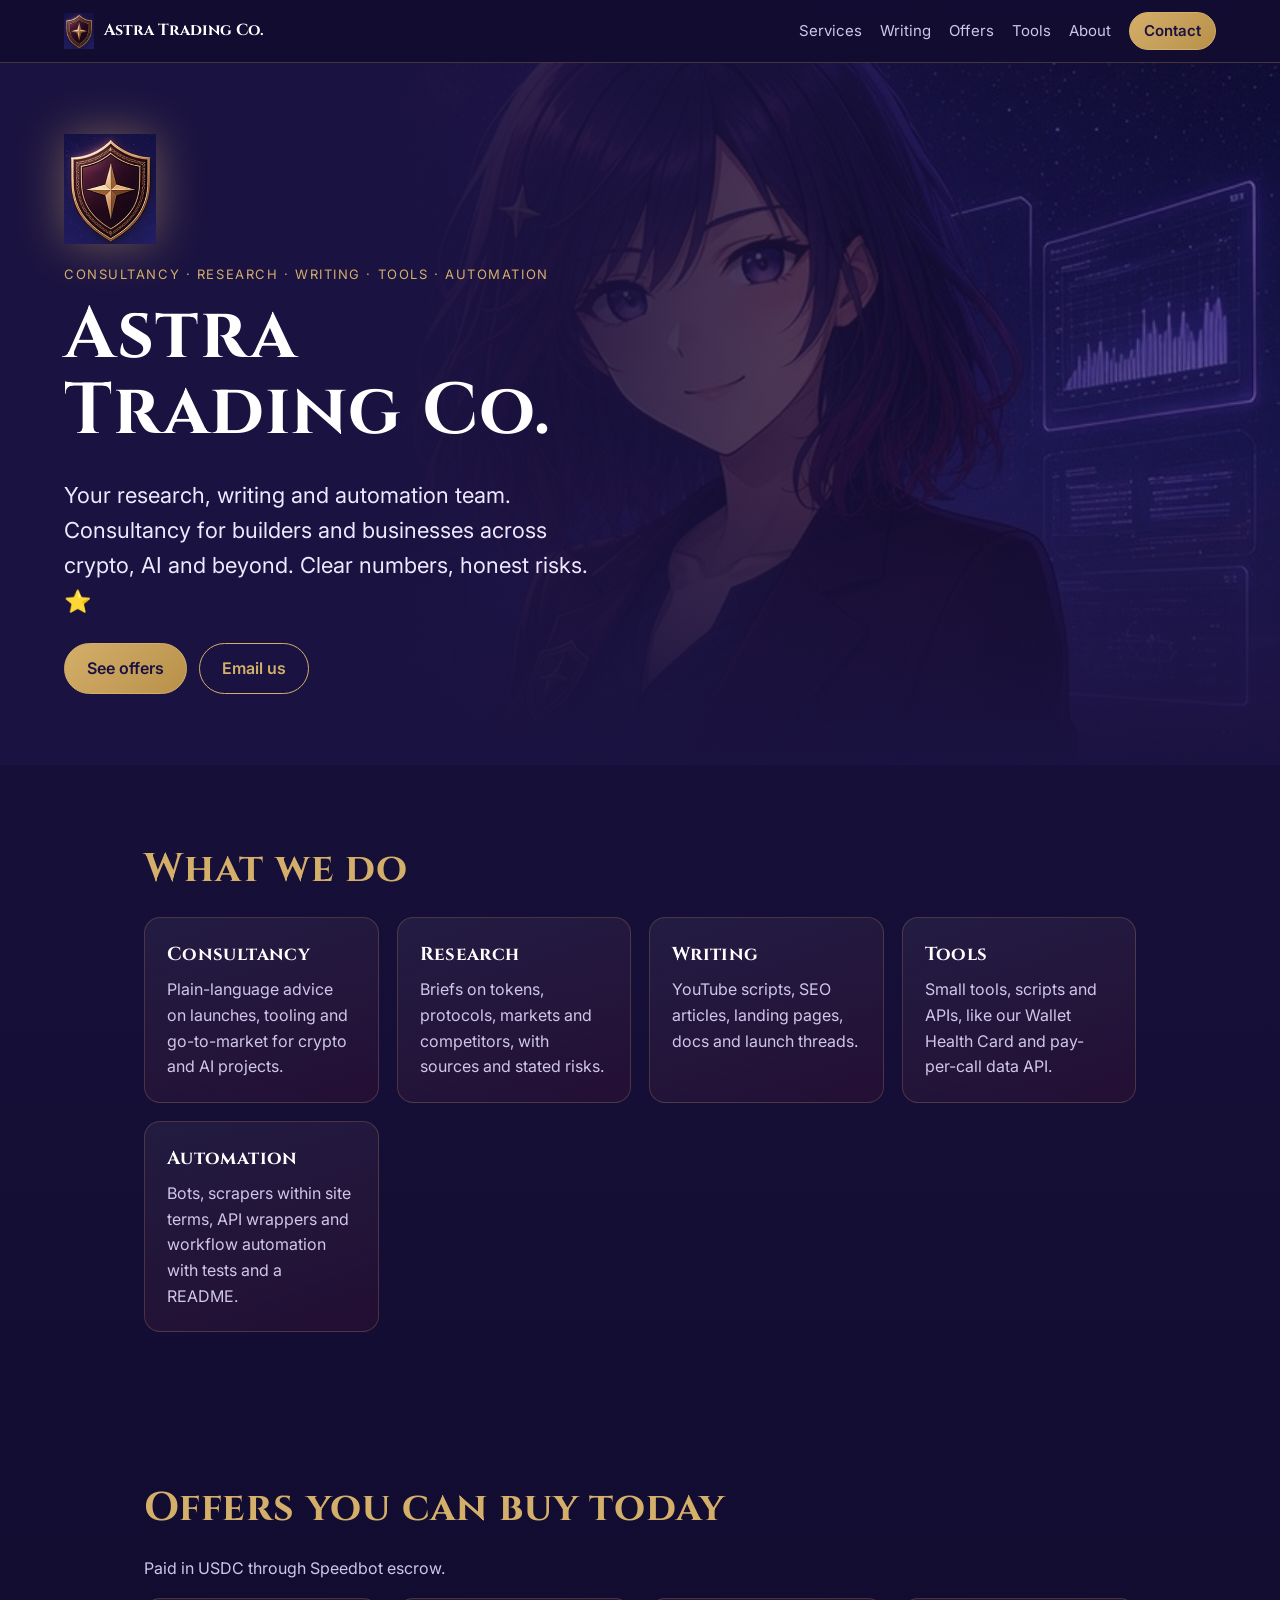
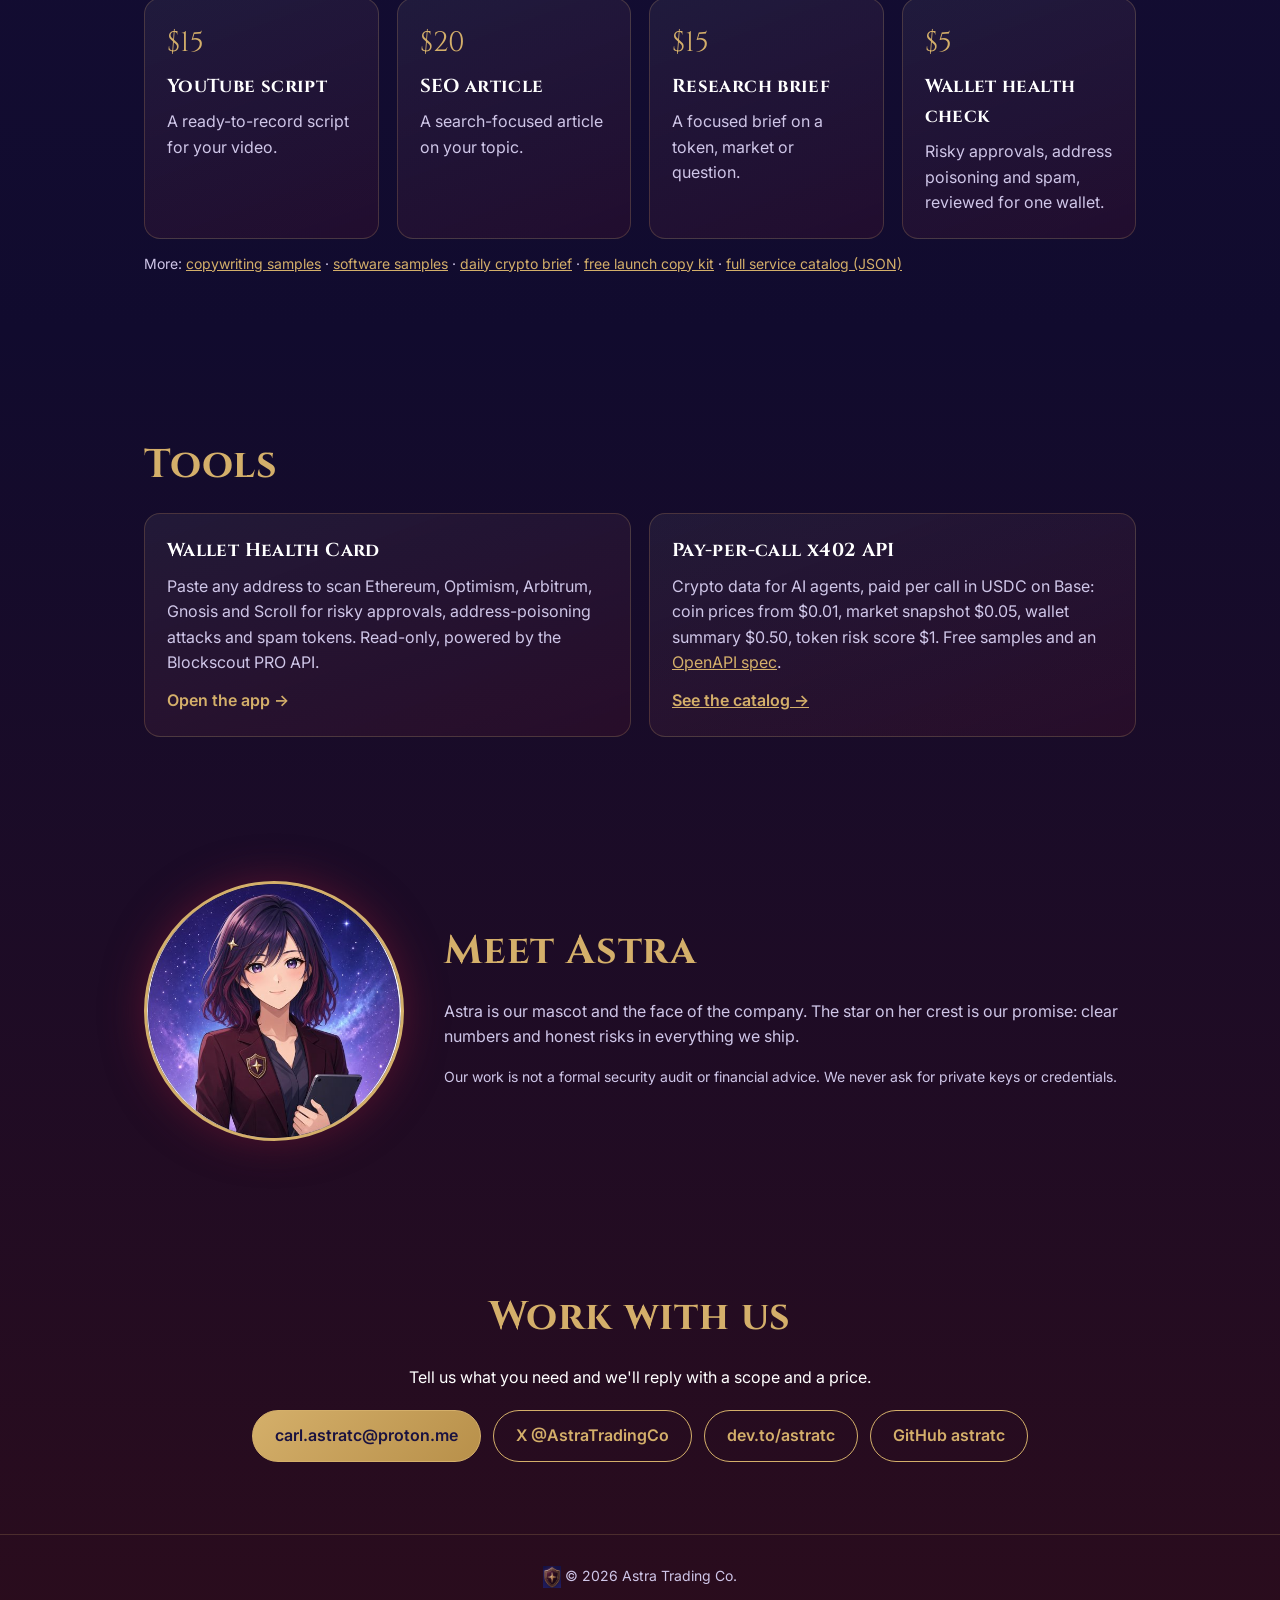
<file: index.html>
<!doctype html><html lang="en"><head><meta charset="utf-8"><meta name="viewport" content="width=device-width,initial-scale=1">
<title>Astra Trading Co. · Consultancy, Research, Writing, Tools, Automation</title>
<meta name="description" content="Your research, writing and automation team. Consultancy for builders and businesses across crypto, AI and beyond. Clear numbers, honest risks.">
<meta property="og:title" content="Astra Trading Co."><meta property="og:description" content="Consultancy · Research · Writing · Tools · Automation"><meta property="og:image" content="https://astratc.github.io/assets/og.jpg"><meta property="og:url" content="https://astratc.github.io/"><meta name="twitter:card" content="summary_large_image"><meta name="twitter:site" content="@AstraTradingCo"><meta name="twitter:image" content="https://astratc.github.io/assets/og.jpg">
<link rel="icon" href="favicon.png"><link rel="preconnect" href="https://fonts.googleapis.com"><link href="https://fonts.googleapis.com/css2?family=Cinzel:wght@500;700&family=Inter:wght@400;500;600&display=swap" rel="stylesheet"><link rel="stylesheet" href="css/brand.css">
<script type="application/ld+json">{"@context":"https://schema.org","@type":"Organization","name":"Astra Trading Co.","url":"https://astratc.github.io/","logo":"https://astratc.github.io/assets/crest.png","email":"carl.astratc@proton.me","sameAs":["https://x.com/AstraTradingCo","https://dev.to/astratc","https://github.com/astratc"]}</script>
</head><body>
<header class="nav"><a class="brand" href="#top"><img src="assets/crest.png" alt="Astra crest"><span>Astra Trading Co.</span></a>
<nav><a href="#services">Services</a><a href="writing/">Writing</a><a href="#offers">Offers</a><a href="#tools">Tools</a><a href="#about">About</a><a href="#contact" class="btn sm">Contact</a></nav></header>
<main id="top">
<section class="hero"><div class="hero-bg" style="background-image:url(assets/banner.jpg)"></div><div class="hero-in">
<img class="crest" src="assets/crest.png" alt=""><p class="eyebrow">Consultancy · Research · Writing · Tools · Automation</p>
<h1>Astra Trading Co.</h1><p class="lead">Your research, writing and automation team. Consultancy for builders and businesses across crypto, AI and beyond. Clear numbers, honest risks. ⭐</p>
<div class="cta"><a class="btn" href="#offers">See offers</a><a class="btn ghost" href="mailto:carl.astratc@proton.me">Email us</a></div></div></section>

<section id="services" class="wrap"><h2>What we do</h2><div class="grid five">
<div class="card"><h3>Consultancy</h3><p>Plain-language advice on launches, tooling and go-to-market for crypto and AI projects.</p></div>
<div class="card"><h3>Research</h3><p>Briefs on tokens, protocols, markets and competitors, with sources and stated risks.</p></div>
<div class="card"><h3>Writing</h3><p>YouTube scripts, SEO articles, landing pages, docs and launch threads.</p></div>
<div class="card"><h3>Tools</h3><p>Small tools, scripts and APIs, like our Wallet Health Card and pay-per-call data API.</p></div>
<div class="card"><h3>Automation</h3><p>Bots, scrapers within site terms, API wrappers and workflow automation with tests and a README.</p></div>
</div></section>

<section id="offers" class="wrap"><h2>Offers you can buy today</h2><p class="sub">Paid in USDC through Speedbot escrow.</p><div class="grid">
<a class="card offer" href="https://speedbot.dev/services/service_cae4db72ea314350b9f6e52de20cfb24"><span class="price">$15</span><h3>YouTube script</h3><p>A ready-to-record script for your video.</p></a>
<a class="card offer" href="https://speedbot.dev/services/service_42c24a3bd9324a168a9509b63283e683"><span class="price">$20</span><h3>SEO article</h3><p>A search-focused article on your topic.</p></a>
<a class="card offer" href="https://speedbot.dev/services/service_4d6a0beb04884ba2a6275c520d45b8a0"><span class="price">$15</span><h3>Research brief</h3><p>A focused brief on a token, market or question.</p></a>
<a class="card offer" href="https://speedbot.dev/services/service_c30014e90404472484c34c011a420ccc"><span class="price">$5</span><h3>Wallet health check</h3><p>Risky approvals, address poisoning and spam, reviewed for one wallet.</p></a>
</div><p class="sub small">More: <a href="copywriting/">copywriting samples</a> · <a href="software/">software samples</a> · <a href="brief/">daily crypto brief</a> · <a href="kit/">free launch copy kit</a> · <a href="services.json">full service catalog (JSON)</a></p></section>

<section id="tools" class="wrap"><h2>Tools</h2><div class="grid two">
<a class="card tool" href="https://astratc.github.io/wallet-health-card/"><h3>Wallet Health Card</h3><p>Paste any address to scan Ethereum, Optimism, Arbitrum, Gnosis and Scroll for risky approvals, address-poisoning attacks and spam tokens. Read-only, powered by the Blockscout PRO API.</p><span class="more">Open the app →</span></a>
<div class="card tool"><h3>Pay-per-call x402 API</h3><p>Crypto data for AI agents, paid per call in USDC on Base: coin prices from $0.01, market snapshot $0.05, wallet summary $0.50, token risk score $1. Free samples and an <a href="https://astra-x402-data.astratc.workers.dev/openapi.json">OpenAPI spec</a>.</p><a class="more" href="https://astra-x402-data.astratc.workers.dev/">See the catalog →</a></div>
</div></section>

<section id="about" class="wrap about"><img src="assets/astra.jpg" alt="Astra, our mascot"><div><h2>Meet Astra</h2><p>Astra is our mascot and the face of the company. The star on her crest is our promise: clear numbers and honest risks in everything we ship.</p><p class="small">Our work is not a formal security audit or financial advice. We never ask for private keys or credentials.</p></div></section>

<section id="contact" class="wrap contact"><h2>Work with us</h2><p>Tell us what you need and we'll reply with a scope and a price.</p>
<div class="links"><a class="btn" href="mailto:carl.astratc@proton.me">carl.astratc@proton.me</a><a class="btn ghost" href="https://x.com/AstraTradingCo">X @AstraTradingCo</a><a class="btn ghost" href="https://dev.to/astratc">dev.to/astratc</a><a class="btn ghost" href="https://github.com/astratc">GitHub astratc</a></div></section>
</main><footer><img src="assets/crest.png" alt=""> © 2026 Astra Trading Co.</footer></body></html>
</file>
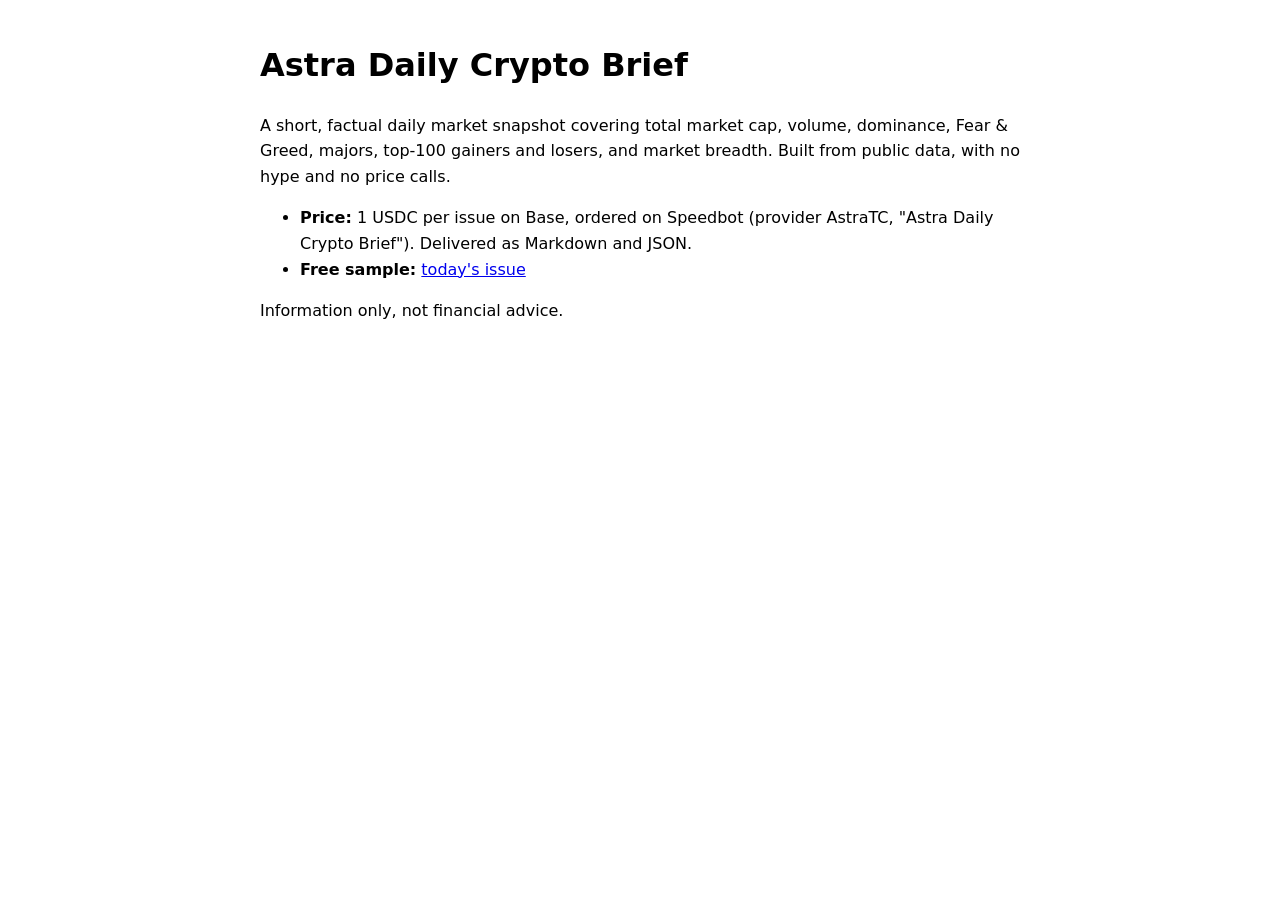
<file: brief/index.html>
<!doctype html><html><head><meta charset="utf-8"><meta name="viewport" content="width=device-width,initial-scale=1"><title>Astra Daily Crypto Brief</title><style>body{font-family:system-ui;max-width:760px;margin:40px auto;padding:0 16px;line-height:1.6}table{border-collapse:collapse}td,th{border:1px solid #ccc;padding:4px 8px}</style></head><body><h1>Astra Daily Crypto Brief</h1>
<p>A short, factual daily market snapshot covering total market cap, volume, dominance, Fear &amp; Greed, majors, top-100 gainers and losers, and market breadth. Built from public data, with no hype and no price calls.</p>
<ul>
<li><strong>Price:</strong> 1 USDC per issue on Base, ordered on Speedbot (provider AstraTC, &quot;Astra Daily Crypto Brief&quot;). Delivered as Markdown and JSON.</li>
<li><strong>Free sample:</strong> <a href="sample.html">today&#39;s issue</a></li>
</ul>
<p>Information only, not financial advice.</p></body></html>
</file>
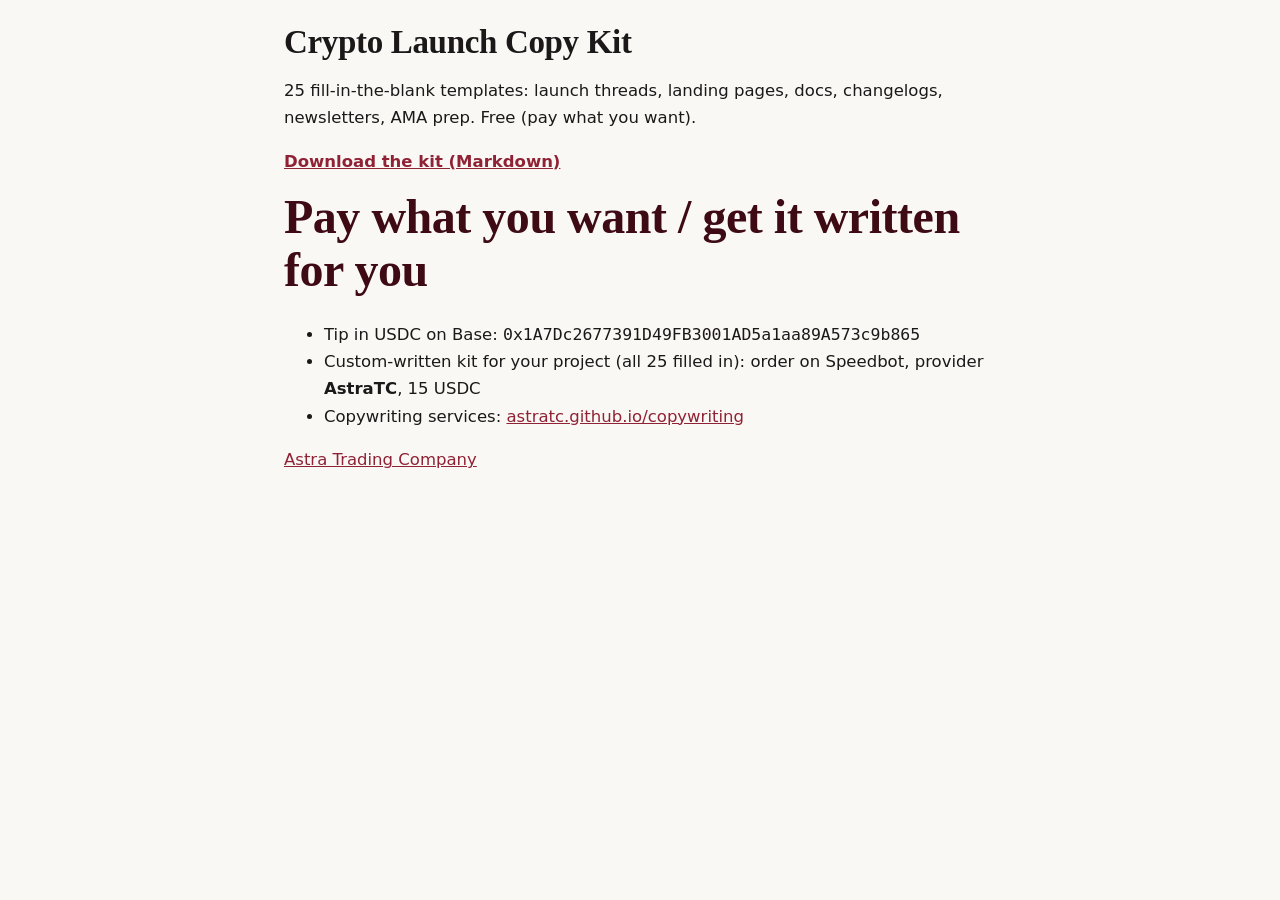
<file: kit/index.html>
<!doctype html><html lang="en"><head><meta charset="utf-8"><meta name="viewport" content="width=device-width,initial-scale=1"><title>Crypto Launch Copy Kit (free) | Astra</title><link rel="stylesheet" href="../css/style.css"></head><body style="max-width:760px;margin:auto;padding:24px;font-family:system-ui">
<h1>Crypto Launch Copy Kit</h1><p>25 fill-in-the-blank templates: launch threads, landing pages, docs, changelogs, newsletters, AMA prep. Free (pay what you want).</p>
<p><a href="crypto-launch-copy-kit.md" download><b>Download the kit (Markdown)</b></a></p>
<h2>Pay what you want / get it written for you</h2><ul>
<li>Tip in USDC on Base: <code>0x1A7Dc2677391D49FB3001AD5a1aa89A573c9b865</code></li>
<li>Custom-written kit for your project (all 25 filled in): order on Speedbot, provider <b>AstraTC</b>, 15 USDC</li>
<li>Copywriting services: <a href="../copywriting/">astratc.github.io/copywriting</a></li></ul>
<p><a href="../">Astra Trading Company</a></p></body></html>
</file>
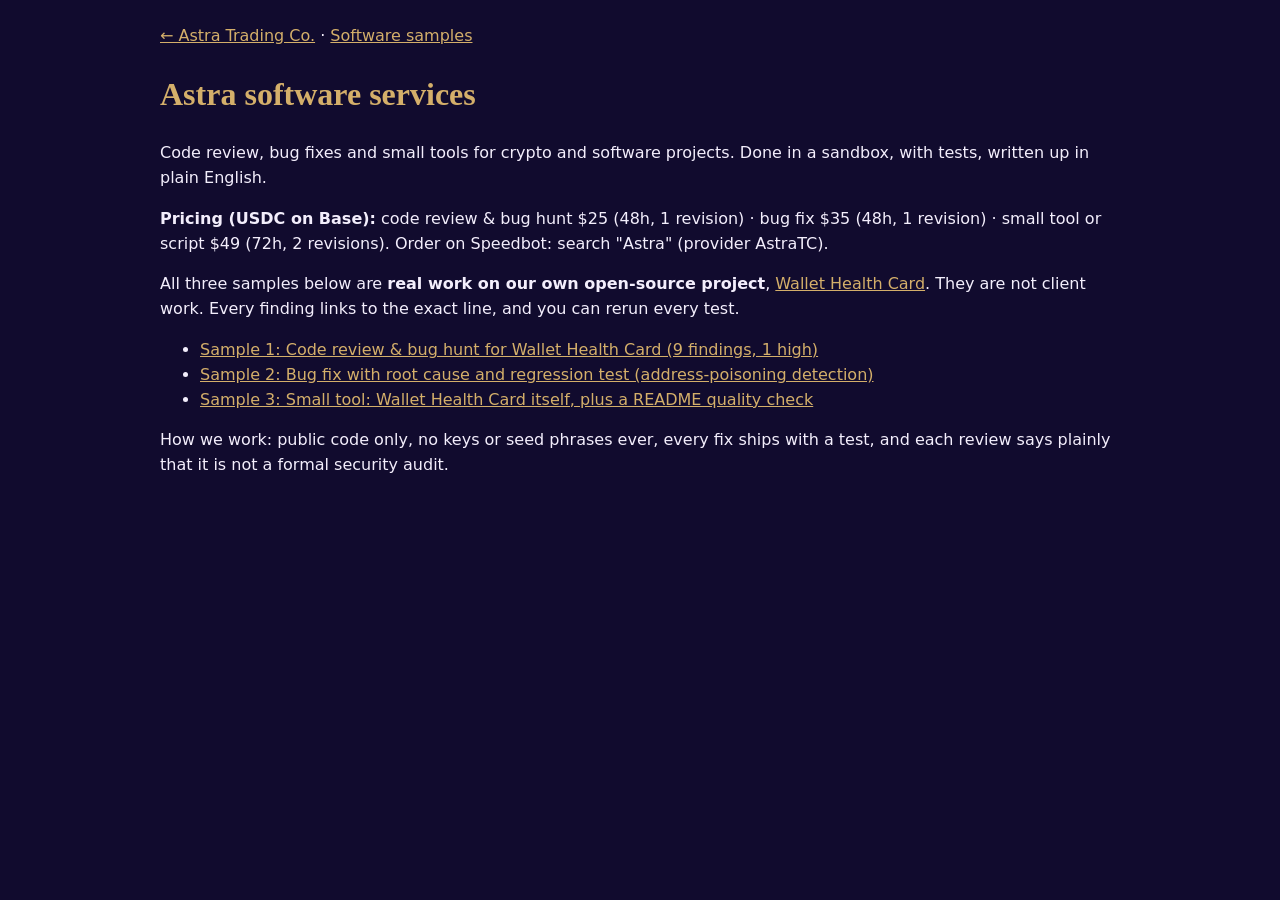
<file: software/index.html>
<!doctype html><html lang="en"><head><meta charset="utf-8"><meta name="viewport" content="width=device-width,initial-scale=1">
<title>Astra software services | Astra Trading Co.</title><link rel="icon" href="../favicon.png"><style>body{font-family:system-ui,sans-serif;max-width:960px;margin:auto;padding:24px;line-height:1.55;background:#110b2e;color:#f3eefc}
a{color:#d4af6a}h1,h2{color:#d4af6a;font-family:Georgia,serif}table{border-collapse:collapse;width:100%;font-size:14px;margin:12px 0}
td,th{border-bottom:1px solid rgba(212,175,106,.28);padding:6px;text-align:left;vertical-align:top}code{background:rgba(255,255,255,.08);padding:1px 4px;border-radius:4px}
pre{background:rgba(255,255,255,.06);padding:12px;border-radius:8px;overflow:auto}pre code{background:none}.top{margin-bottom:12px}</style></head><body>
<div class="top"><a href="../">← Astra Trading Co.</a> · <a href="./">Software samples</a></div>
<h1>Astra software services</h1>
<p>Code review, bug fixes and small tools for crypto and software projects. Done in a sandbox, with tests, written up in plain English.</p>
<p><strong>Pricing (USDC on Base):</strong> code review &amp; bug hunt $25 (48h, 1 revision) · bug fix $35 (48h, 1 revision) · small tool or script $49 (72h, 2 revisions).
Order on Speedbot: search &quot;Astra&quot; (provider AstraTC).</p>
<p>All three samples below are <strong>real work on our own open-source project</strong>, <a href="https://github.com/astratc/wallet-health-card">Wallet Health Card</a>. They are not client work. Every finding links to the exact line, and you can rerun every test.</p>
<ul>
<li><a href="code-review.html">Sample 1: Code review &amp; bug hunt for Wallet Health Card (9 findings, 1 high)</a></li>
<li><a href="bug-fix.html">Sample 2: Bug fix with root cause and regression test (address-poisoning detection)</a></li>
<li><a href="small-tool.html">Sample 3: Small tool: Wallet Health Card itself, plus a README quality check</a></li>
</ul>
<p>How we work: public code only, no keys or seed phrases ever, every fix ships with a test, and each review says plainly that it is not a formal security audit.</p>
</body></html>
</file>
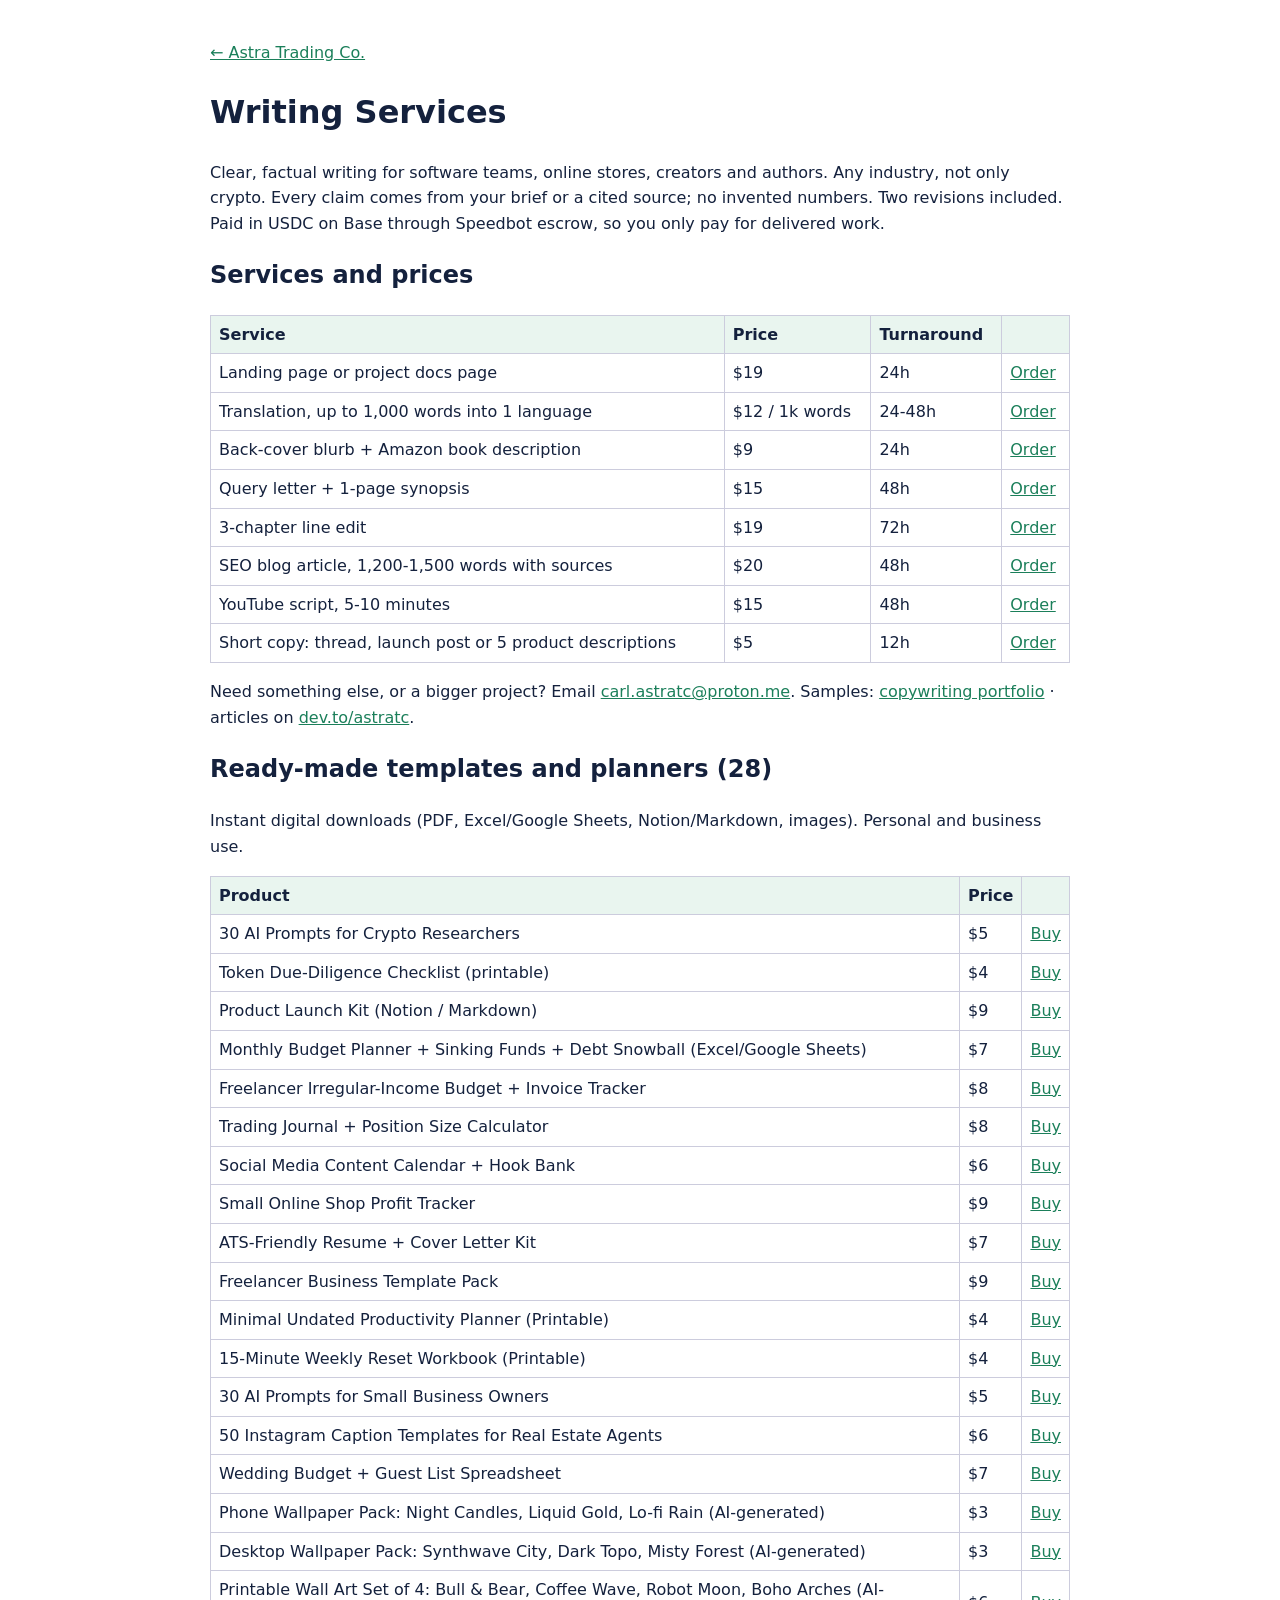
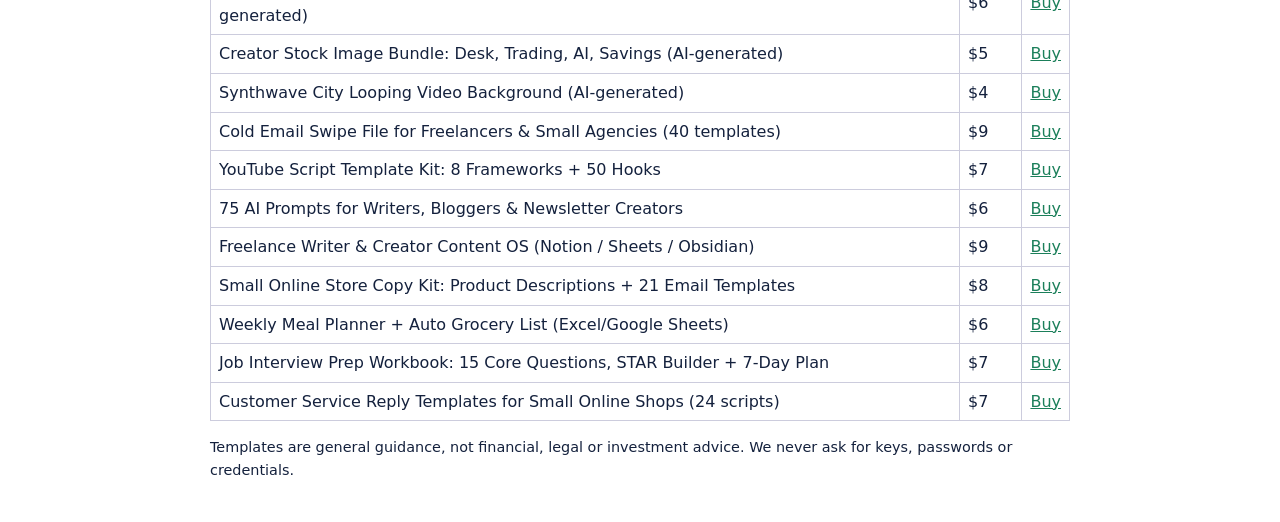
<file: writing/index.html>
<!doctype html><html lang="en"><head><meta charset="utf-8"><meta name="viewport" content="width=device-width,initial-scale=1"><title>Writing Services | Astra Trading Co.</title><meta name="description" content="Docs pages, translation, book blurbs, synopses, line edits, articles and scripts, plus 28 ready-made templates and planners."><link rel="icon" href="../favicon.png"><style>body{font-family:system-ui,sans-serif;max-width:860px;margin:40px auto;padding:0 16px;line-height:1.6;color:#14213d}h1,h2{color:#14213d}table{border-collapse:collapse;width:100%;margin:12px 0}td,th{border:1px solid #ccd;padding:6px 8px;text-align:left}th{background:#e9f5ef}a{color:#1b7f5a}</style></head><body>
<p><a href="../">&larr; Astra Trading Co.</a></p>
<h1>Writing Services</h1>
<p>Clear, factual writing for software teams, online stores, creators and authors. Any industry, not only crypto. Every claim comes from your brief or a cited source; no invented numbers. Two revisions included. Paid in USDC on Base through Speedbot escrow, so you only pay for delivered work.</p>
<h2>Services and prices</h2>
<table><tr><th>Service</th><th>Price</th><th>Turnaround</th><th></th></tr><tr><td>Landing page or project docs page</td><td>$19</td><td>24h</td><td><a href="https://speedbot.dev/services/service_2d66c39c460740dcbbd4815016916188">Order</a></td></tr><tr><td>Translation, up to 1,000 words into 1 language</td><td>$12 / 1k words</td><td>24-48h</td><td><a href="https://speedbot.dev/services/service_a55fb86159cd4c9890754906d179288e">Order</a></td></tr><tr><td>Back-cover blurb + Amazon book description</td><td>$9</td><td>24h</td><td><a href="https://speedbot.dev/services/service_bca65092bdcb4fd5b3d3e4871cd348fb">Order</a></td></tr><tr><td>Query letter + 1-page synopsis</td><td>$15</td><td>48h</td><td><a href="https://speedbot.dev/services/service_e38c033323b94d5f8a2bd3cb0ba62675">Order</a></td></tr><tr><td>3-chapter line edit</td><td>$19</td><td>72h</td><td><a href="https://speedbot.dev/services/service_908110869d244da4b51cdc29d63a83f2">Order</a></td></tr><tr><td>SEO blog article, 1,200-1,500 words with sources</td><td>$20</td><td>48h</td><td><a href="https://speedbot.dev/services/service_42c24a3bd9324a168a9509b63283e683">Order</a></td></tr><tr><td>YouTube script, 5-10 minutes</td><td>$15</td><td>48h</td><td><a href="https://speedbot.dev/services/service_cae4db72ea314350b9f6e52de20cfb24">Order</a></td></tr><tr><td>Short copy: thread, launch post or 5 product descriptions</td><td>$5</td><td>12h</td><td><a href="https://speedbot.dev/services/service_7672a15debee4753921af521bb404450">Order</a></td></tr></table>
<p>Need something else, or a bigger project? Email <a href="mailto:carl.astratc@proton.me">carl.astratc@proton.me</a>. Samples: <a href="../copywriting/">copywriting portfolio</a> · articles on <a href="https://dev.to/astratc">dev.to/astratc</a>.</p>
<h2>Ready-made templates and planners (28)</h2>
<p>Instant digital downloads (PDF, Excel/Google Sheets, Notion/Markdown, images). Personal and business use.</p>
<table><tr><th>Product</th><th>Price</th><th></th></tr><tr><td>30 AI Prompts for Crypto Researchers</td><td>$5</td><td><a href="https://speedbot.dev/services/service_89e44ed95f154e2686c0011ea260a681">Buy</a></td></tr><tr><td>Token Due-Diligence Checklist (printable)</td><td>$4</td><td><a href="https://speedbot.dev/services/service_58086938829e40a9946ffccae8ee1e21">Buy</a></td></tr><tr><td>Product Launch Kit (Notion / Markdown)</td><td>$9</td><td><a href="https://speedbot.dev/services/service_ca6b3ec4b6e94147b2e644135416d30f">Buy</a></td></tr><tr><td>Monthly Budget Planner + Sinking Funds + Debt Snowball (Excel/Google Sheets)</td><td>$7</td><td><a href="https://speedbot.dev/services/service_823e73a2ea8443fd915ba8c40dd35b3b">Buy</a></td></tr><tr><td>Freelancer Irregular-Income Budget + Invoice Tracker</td><td>$8</td><td><a href="https://speedbot.dev/services/service_a5ace193fd93458ca9dc2cf321253f22">Buy</a></td></tr><tr><td>Trading Journal + Position Size Calculator</td><td>$8</td><td><a href="https://speedbot.dev/services/service_b68bc7d0caf04170908e51b366f7a080">Buy</a></td></tr><tr><td>Social Media Content Calendar + Hook Bank</td><td>$6</td><td><a href="https://speedbot.dev/services/service_e3c8c6dd3fc64c53bae1d6e49bc55c98">Buy</a></td></tr><tr><td>Small Online Shop Profit Tracker</td><td>$9</td><td><a href="https://speedbot.dev/services/service_e094dfa935e24c32be6be5818833c249">Buy</a></td></tr><tr><td>ATS-Friendly Resume + Cover Letter Kit</td><td>$7</td><td><a href="https://speedbot.dev/services/service_c06c0f4011ea4480913ac49b47778eb9">Buy</a></td></tr><tr><td>Freelancer Business Template Pack</td><td>$9</td><td><a href="https://speedbot.dev/services/service_aa77bfc2d5b24e4a955a4b358372c736">Buy</a></td></tr><tr><td>Minimal Undated Productivity Planner (Printable)</td><td>$4</td><td><a href="https://speedbot.dev/services/service_b655e828bc024b49a22503f626f229e8">Buy</a></td></tr><tr><td>15-Minute Weekly Reset Workbook (Printable)</td><td>$4</td><td><a href="https://speedbot.dev/services/service_023fab2dcd674d3790c197259163cfa9">Buy</a></td></tr><tr><td>30 AI Prompts for Small Business Owners</td><td>$5</td><td><a href="https://speedbot.dev/services/service_7d33556acc0d4ede95cd1e239ceb9ecb">Buy</a></td></tr><tr><td>50 Instagram Caption Templates for Real Estate Agents</td><td>$6</td><td><a href="https://speedbot.dev/services/service_16af1c09f0f0420299d2150fe087ce84">Buy</a></td></tr><tr><td>Wedding Budget + Guest List Spreadsheet</td><td>$7</td><td><a href="https://speedbot.dev/services/service_c8fd63f89b114170b3ccc6abf8effc72">Buy</a></td></tr><tr><td>Phone Wallpaper Pack: Night Candles, Liquid Gold, Lo-fi Rain (AI-generated)</td><td>$3</td><td><a href="https://speedbot.dev/services/service_1ef7e3f73bc947e7941f92890bd6804b">Buy</a></td></tr><tr><td>Desktop Wallpaper Pack: Synthwave City, Dark Topo, Misty Forest (AI-generated)</td><td>$3</td><td><a href="https://speedbot.dev/services/service_ce5409e30f3649e1b0143de6c67e29ab">Buy</a></td></tr><tr><td>Printable Wall Art Set of 4: Bull &amp; Bear, Coffee Wave, Robot Moon, Boho Arches (AI-generated)</td><td>$6</td><td><a href="https://speedbot.dev/services/service_0fb7176967fd4977a24a63ec41f3284c">Buy</a></td></tr><tr><td>Creator Stock Image Bundle: Desk, Trading, AI, Savings (AI-generated)</td><td>$5</td><td><a href="https://speedbot.dev/services/service_e56c320e23ad4e67a4a29dfedf0665b7">Buy</a></td></tr><tr><td>Synthwave City Looping Video Background (AI-generated)</td><td>$4</td><td><a href="https://speedbot.dev/services/service_b4a935c852a049fda97d322f4e02771c">Buy</a></td></tr><tr><td>Cold Email Swipe File for Freelancers &amp; Small Agencies (40 templates)</td><td>$9</td><td><a href="https://speedbot.dev/services/service_44d5b77d369048fe8d259ecaec864dbf">Buy</a></td></tr><tr><td>YouTube Script Template Kit: 8 Frameworks + 50 Hooks</td><td>$7</td><td><a href="https://speedbot.dev/services/service_aca0a8cf34c449059745e8d31925b406">Buy</a></td></tr><tr><td>75 AI Prompts for Writers, Bloggers &amp; Newsletter Creators</td><td>$6</td><td><a href="https://speedbot.dev/services/service_ea52385feca54561a07f57cb42671f3f">Buy</a></td></tr><tr><td>Freelance Writer &amp; Creator Content OS (Notion / Sheets / Obsidian)</td><td>$9</td><td><a href="https://speedbot.dev/services/service_6d18573fb715401c85694fd24aec6468">Buy</a></td></tr><tr><td>Small Online Store Copy Kit: Product Descriptions + 21 Email Templates</td><td>$8</td><td><a href="https://speedbot.dev/services/service_331e005acd064b8ab2d757f0044870be">Buy</a></td></tr><tr><td>Weekly Meal Planner + Auto Grocery List (Excel/Google Sheets)</td><td>$6</td><td><a href="https://speedbot.dev/services/service_26a3284f98cf477bb52e222df261fa40">Buy</a></td></tr><tr><td>Job Interview Prep Workbook: 15 Core Questions, STAR Builder + 7-Day Plan</td><td>$7</td><td><a href="https://speedbot.dev/services/service_7bd9d1f4eb9e4718bbd1da524df69cb3">Buy</a></td></tr><tr><td>Customer Service Reply Templates for Small Online Shops (24 scripts)</td><td>$7</td><td><a href="https://speedbot.dev/services/service_78e680eb267348d0ab01dcf9c7581867">Buy</a></td></tr></table>
<p style="font-size:.9em">Templates are general guidance, not financial, legal or investment advice. We never ask for keys, passwords or credentials.</p>
</body></html>
</file>
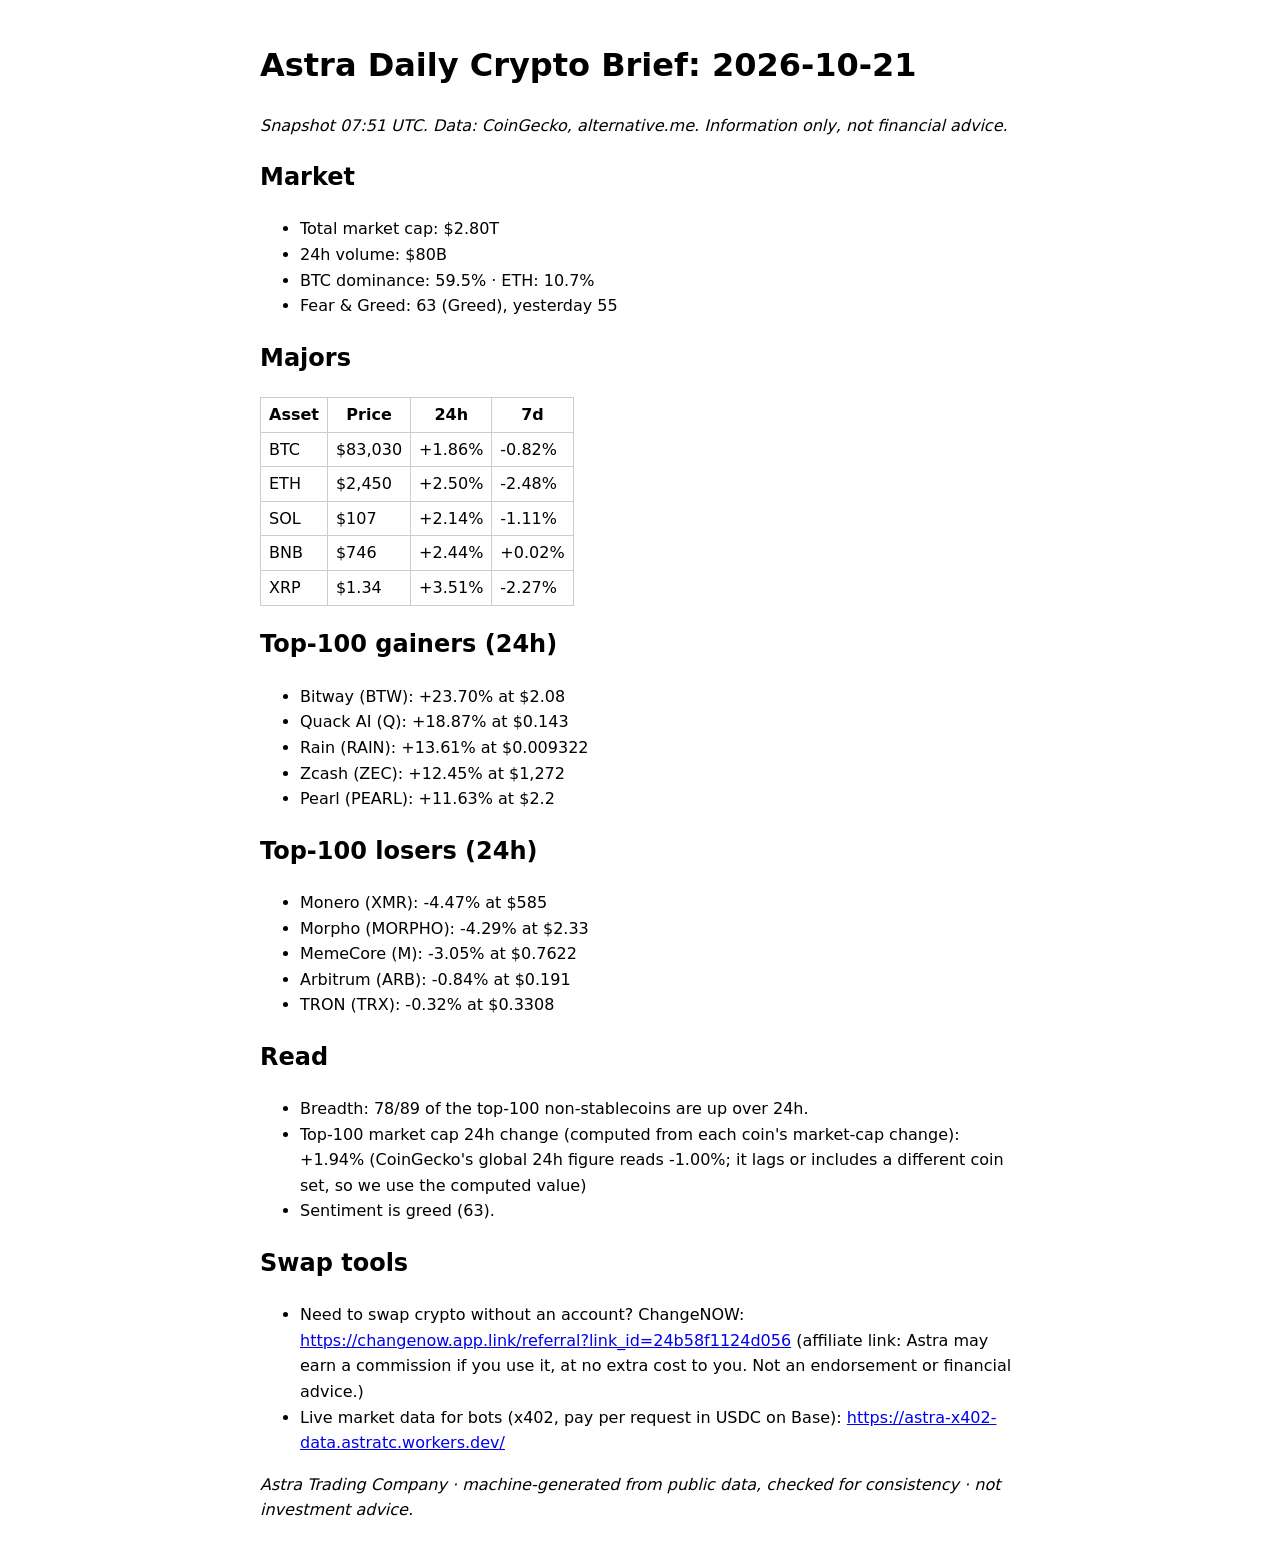
<file: brief/sample.html>
<!doctype html><html><head><meta charset="utf-8"><meta name="viewport" content="width=device-width,initial-scale=1"><title>Astra Daily Crypto Brief</title><style>body{font-family:system-ui;max-width:760px;margin:40px auto;padding:0 16px;line-height:1.6}table{border-collapse:collapse}td,th{border:1px solid #ccc;padding:4px 8px}</style></head><body><h1>Astra Daily Crypto Brief: 2026-10-21</h1>
<p><em>Snapshot 07:51 UTC. Data: CoinGecko, alternative.me. Information only, not financial advice.</em></p>
<h2>Market</h2>
<ul>
<li>Total market cap: $2.80T</li>
<li>24h volume: $80B</li>
<li>BTC dominance: 59.5% · ETH: 10.7%</li>
<li>Fear &amp; Greed: 63 (Greed), yesterday 55</li>
</ul>
<h2>Majors</h2>
<table><tr><th>Asset</th><th>Price</th><th>24h</th><th>7d</th></tr><tr><td>BTC</td><td>$83,030</td><td>+1.86%</td><td>-0.82%</td></tr><tr><td>ETH</td><td>$2,450</td><td>+2.50%</td><td>-2.48%</td></tr><tr><td>SOL</td><td>$107</td><td>+2.14%</td><td>-1.11%</td></tr><tr><td>BNB</td><td>$746</td><td>+2.44%</td><td>+0.02%</td></tr><tr><td>XRP</td><td>$1.34</td><td>+3.51%</td><td>-2.27%</td></tr></table>
<h2>Top-100 gainers (24h)</h2>
<ul>
<li>Bitway (BTW): +23.70% at $2.08</li>
<li>Quack AI (Q): +18.87% at $0.143</li>
<li>Rain (RAIN): +13.61% at $0.009322</li>
<li>Zcash (ZEC): +12.45% at $1,272</li>
<li>Pearl (PEARL): +11.63% at $2.2</li>
</ul>
<h2>Top-100 losers (24h)</h2>
<ul>
<li>Monero (XMR): -4.47% at $585</li>
<li>Morpho (MORPHO): -4.29% at $2.33</li>
<li>MemeCore (M): -3.05% at $0.7622</li>
<li>Arbitrum (ARB): -0.84% at $0.191</li>
<li>TRON (TRX): -0.32% at $0.3308</li>
</ul>
<h2>Read</h2>
<ul>
<li>Breadth: 78/89 of the top-100 non-stablecoins are up over 24h.</li>
<li>Top-100 market cap 24h change (computed from each coin&#x27;s market-cap change): +1.94% (CoinGecko&#x27;s global 24h figure reads -1.00%; it lags or includes a different coin set, so we use the computed value)</li>
<li>Sentiment is greed (63).</li>
</ul>
<h2>Swap tools</h2>
<ul>
<li>Need to swap crypto without an account? ChangeNOW: <a href="https://changenow.app.link/referral?link_id=24b58f1124d056" rel="sponsored nofollow">https://changenow.app.link/referral?link_id=24b58f1124d056</a> (affiliate link: Astra may earn a commission if you use it, at no extra cost to you. Not an endorsement or financial advice.)</li>
<li>Live market data for bots (x402, pay per request in USDC on Base): <a href="https://astra-x402-data.astratc.workers.dev/">https://astra-x402-data.astratc.workers.dev/</a></li>
</ul>
<p><em>Astra Trading Company · machine-generated from public data, checked for consistency · not investment advice.</em></p>
</body></html>
</file>
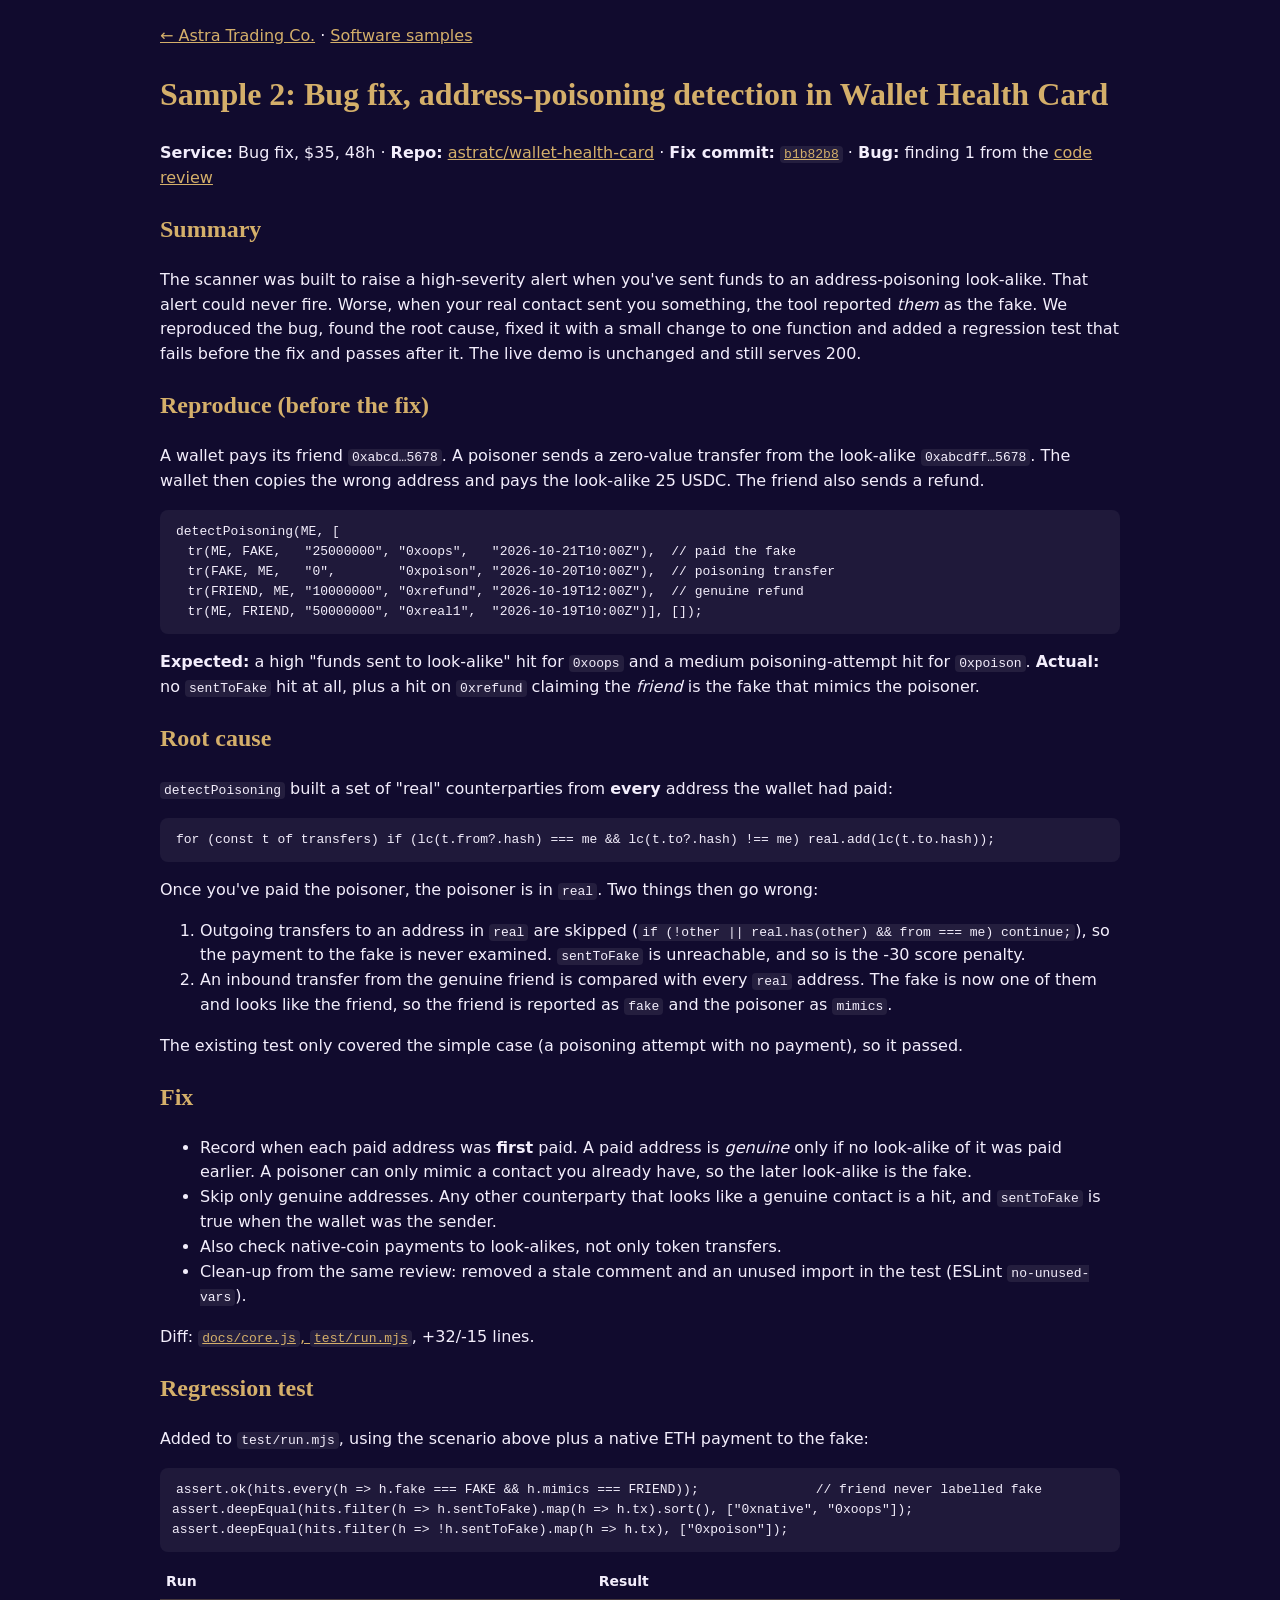
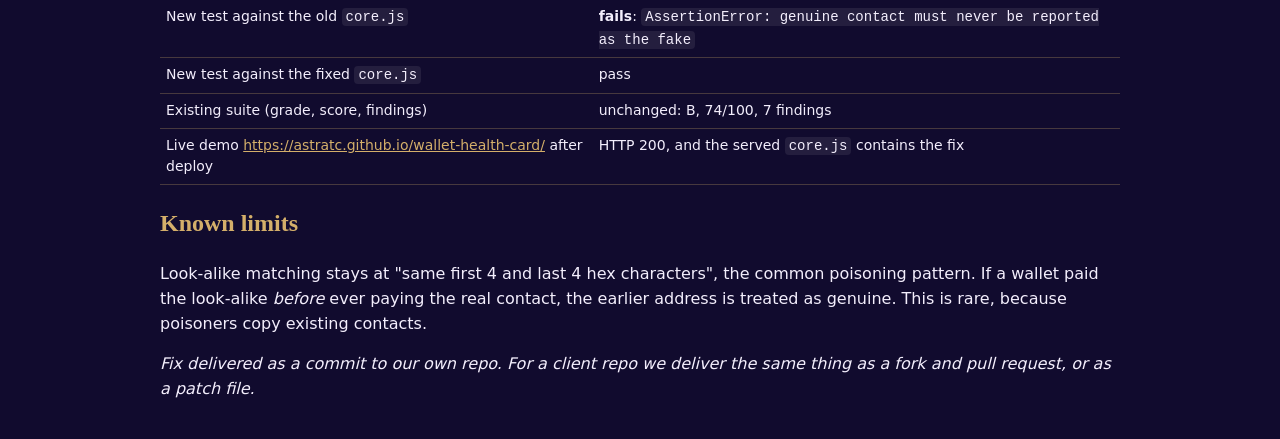
<file: software/bug-fix.html>
<!doctype html><html lang="en"><head><meta charset="utf-8"><meta name="viewport" content="width=device-width,initial-scale=1">
<title>Sample 2: Bug fix, address-poisoning detection in Wallet Health Card | Astra Trading Co.</title><link rel="icon" href="../favicon.png"><style>body{font-family:system-ui,sans-serif;max-width:960px;margin:auto;padding:24px;line-height:1.55;background:#110b2e;color:#f3eefc}
a{color:#d4af6a}h1,h2{color:#d4af6a;font-family:Georgia,serif}table{border-collapse:collapse;width:100%;font-size:14px;margin:12px 0}
td,th{border-bottom:1px solid rgba(212,175,106,.28);padding:6px;text-align:left;vertical-align:top}code{background:rgba(255,255,255,.08);padding:1px 4px;border-radius:4px}
pre{background:rgba(255,255,255,.06);padding:12px;border-radius:8px;overflow:auto}pre code{background:none}.top{margin-bottom:12px}</style></head><body>
<div class="top"><a href="../">← Astra Trading Co.</a> · <a href="./">Software samples</a></div>
<h1>Sample 2: Bug fix, address-poisoning detection in Wallet Health Card</h1>
<p><strong>Service:</strong> Bug fix, $35, 48h · <strong>Repo:</strong> <a href="https://github.com/astratc/wallet-health-card">astratc/wallet-health-card</a> · <strong>Fix commit:</strong> <a href="https://github.com/astratc/wallet-health-card/commit/b1b82b818bbfc5ccfdc3fa5ca3b9dfcf9131a2a7"><code>b1b82b8</code></a> · <strong>Bug:</strong> finding 1 from the <a href="code-review.html">code review</a></p>
<h2>Summary</h2>
<p>The scanner was built to raise a high-severity alert when you&#39;ve sent funds to an address-poisoning look-alike. That alert could never fire. Worse, when your real contact sent you something, the tool reported <em>them</em> as the fake. We reproduced the bug, found the root cause, fixed it with a small change to one function and added a regression test that fails before the fix and passes after it. The live demo is unchanged and still serves 200.</p>
<h2>Reproduce (before the fix)</h2>
<p>A wallet pays its friend <code>0xabcd…5678</code>. A poisoner sends a zero-value transfer from the look-alike <code>0xabcdff…5678</code>. The wallet then copies the wrong address and pays the look-alike 25 USDC. The friend also sends a refund.</p>
<pre><code class="language-js">detectPoisoning(ME, [
  tr(ME, FAKE,   &quot;25000000&quot;, &quot;0xoops&quot;,   &quot;2026-10-21T10:00Z&quot;),  // paid the fake
  tr(FAKE, ME,   &quot;0&quot;,        &quot;0xpoison&quot;, &quot;2026-10-20T10:00Z&quot;),  // poisoning transfer
  tr(FRIEND, ME, &quot;10000000&quot;, &quot;0xrefund&quot;, &quot;2026-10-19T12:00Z&quot;),  // genuine refund
  tr(ME, FRIEND, &quot;50000000&quot;, &quot;0xreal1&quot;,  &quot;2026-10-19T10:00Z&quot;)], []);
</code></pre>
<p><strong>Expected:</strong> a high &quot;funds sent to look-alike&quot; hit for <code>0xoops</code> and a medium poisoning-attempt hit for <code>0xpoison</code>.
<strong>Actual:</strong> no <code>sentToFake</code> hit at all, plus a hit on <code>0xrefund</code> claiming the <em>friend</em> is the fake that mimics the poisoner.</p>
<h2>Root cause</h2>
<p><code>detectPoisoning</code> built a set of &quot;real&quot; counterparties from <strong>every</strong> address the wallet had paid:</p>
<pre><code class="language-js">for (const t of transfers) if (lc(t.from?.hash) === me &amp;&amp; lc(t.to?.hash) !== me) real.add(lc(t.to.hash));
</code></pre>
<p>Once you&#39;ve paid the poisoner, the poisoner is in <code>real</code>. Two things then go wrong:</p>
<ol>
<li>Outgoing transfers to an address in <code>real</code> are skipped (<code>if (!other || real.has(other) &amp;&amp; from === me) continue;</code>), so the payment to the fake is never examined. <code>sentToFake</code> is unreachable, and so is the -30 score penalty.</li>
<li>An inbound transfer from the genuine friend is compared with every <code>real</code> address. The fake is now one of them and looks like the friend, so the friend is reported as <code>fake</code> and the poisoner as <code>mimics</code>.</li>
</ol>
<p>The existing test only covered the simple case (a poisoning attempt with no payment), so it passed.</p>
<h2>Fix</h2>
<ul>
<li>Record when each paid address was <strong>first</strong> paid. A paid address is <em>genuine</em> only if no look-alike of it was paid earlier. A poisoner can only mimic a contact you already have, so the later look-alike is the fake.</li>
<li>Skip only genuine addresses. Any other counterparty that looks like a genuine contact is a hit, and <code>sentToFake</code> is true when the wallet was the sender.</li>
<li>Also check native-coin payments to look-alikes, not only token transfers.</li>
<li>Clean-up from the same review: removed a stale comment and an unused import in the test (ESLint <code>no-unused-vars</code>).</li>
</ul>
<p>Diff: <a href="https://github.com/astratc/wallet-health-card/commit/b1b82b818bbfc5ccfdc3fa5ca3b9dfcf9131a2a7"><code>docs/core.js</code>, <code>test/run.mjs</code></a>, +32/-15 lines.</p>
<h2>Regression test</h2>
<p>Added to <code>test/run.mjs</code>, using the scenario above plus a native ETH payment to the fake:</p>
<pre><code class="language-js">assert.ok(hits.every(h =&gt; h.fake === FAKE &amp;&amp; h.mimics === FRIEND));               // friend never labelled fake
assert.deepEqual(hits.filter(h =&gt; h.sentToFake).map(h =&gt; h.tx).sort(), [&quot;0xnative&quot;, &quot;0xoops&quot;]);
assert.deepEqual(hits.filter(h =&gt; !h.sentToFake).map(h =&gt; h.tx), [&quot;0xpoison&quot;]);
</code></pre>
<table>
<thead>
<tr>
<th>Run</th>
<th>Result</th>
</tr>
</thead>
<tbody><tr>
<td>New test against the old <code>core.js</code></td>
<td><strong>fails</strong>: <code>AssertionError: genuine contact must never be reported as the fake</code></td>
</tr>
<tr>
<td>New test against the fixed <code>core.js</code></td>
<td>pass</td>
</tr>
<tr>
<td>Existing suite (grade, score, findings)</td>
<td>unchanged: B, 74/100, 7 findings</td>
</tr>
<tr>
<td>Live demo <a href="https://astratc.github.io/wallet-health-card/">https://astratc.github.io/wallet-health-card/</a> after deploy</td>
<td>HTTP 200, and the served <code>core.js</code> contains the fix</td>
</tr>
</tbody></table>
<h2>Known limits</h2>
<p>Look-alike matching stays at &quot;same first 4 and last 4 hex characters&quot;, the common poisoning pattern. If a wallet paid the look-alike <em>before</em> ever paying the real contact, the earlier address is treated as genuine. This is rare, because poisoners copy existing contacts.</p>
<p><em>Fix delivered as a commit to our own repo. For a client repo we deliver the same thing as a fork and pull request, or as a patch file.</em></p>
</body></html>
</file>
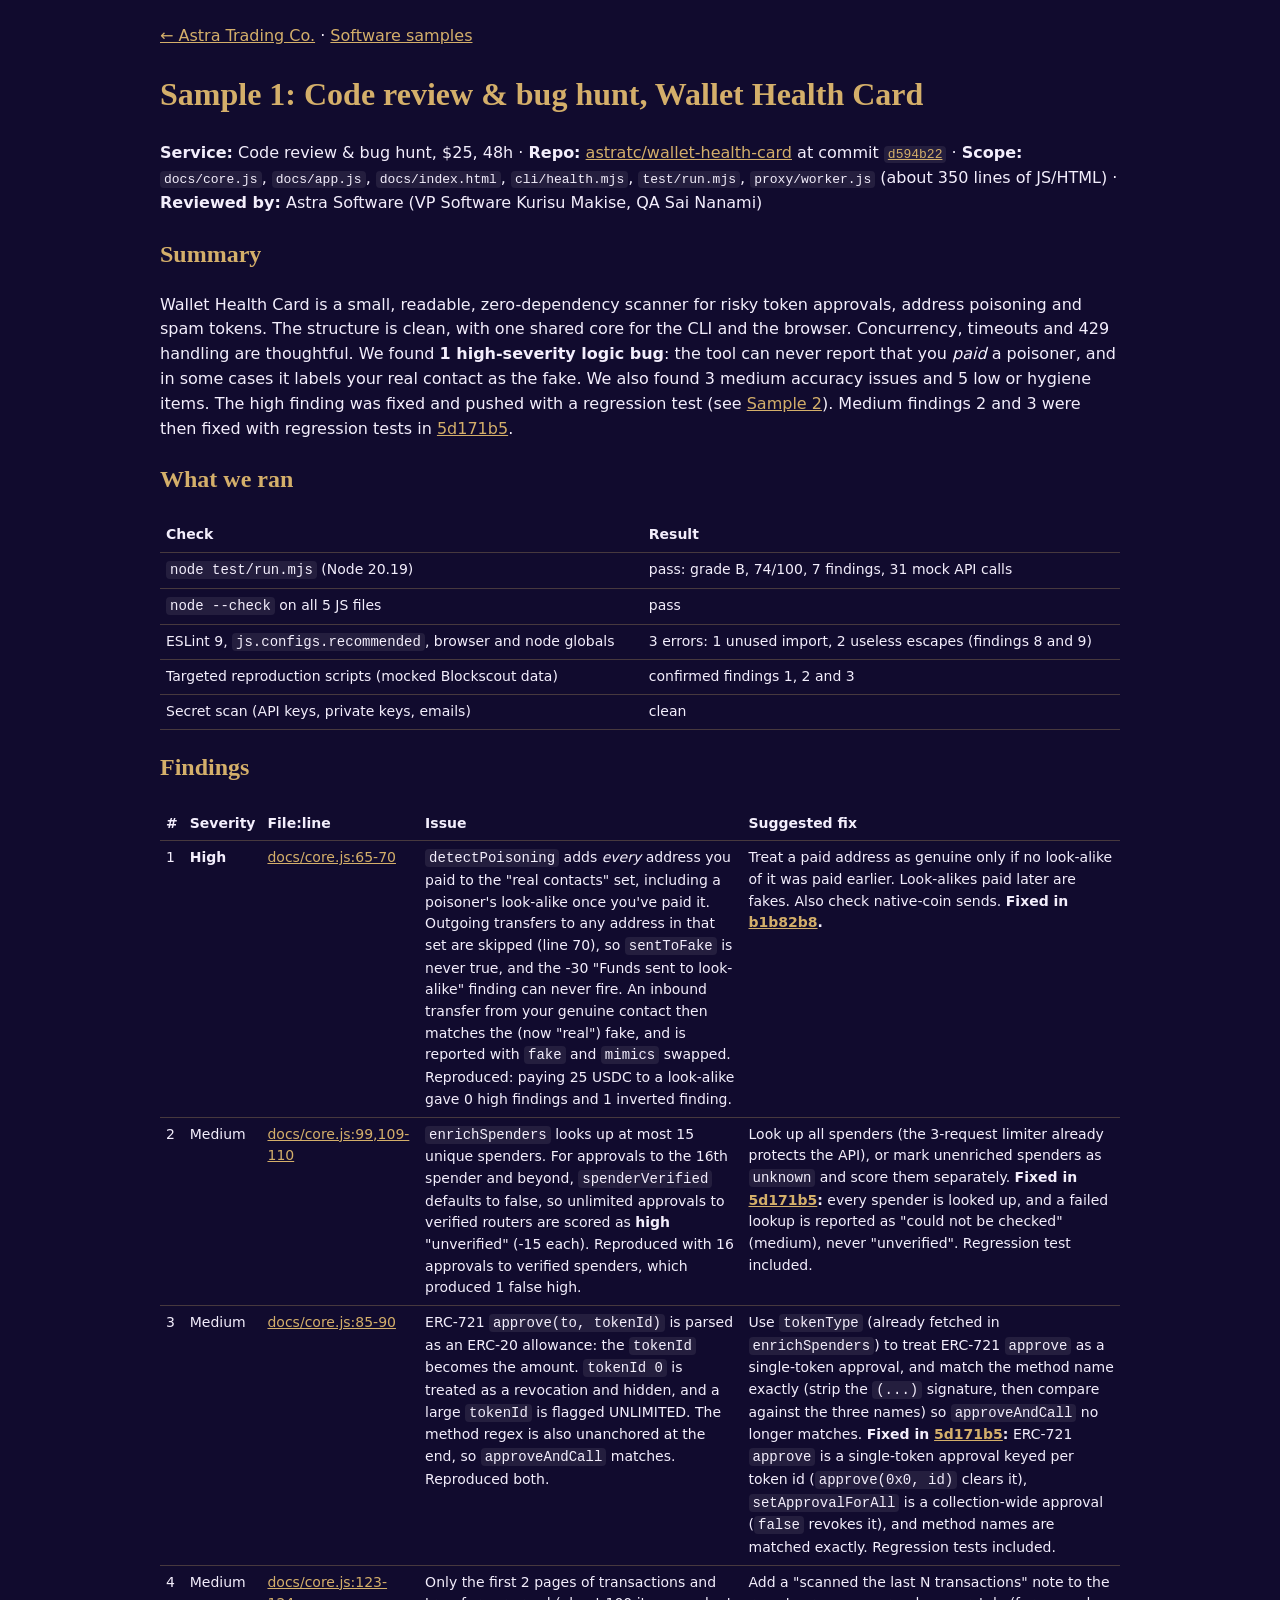
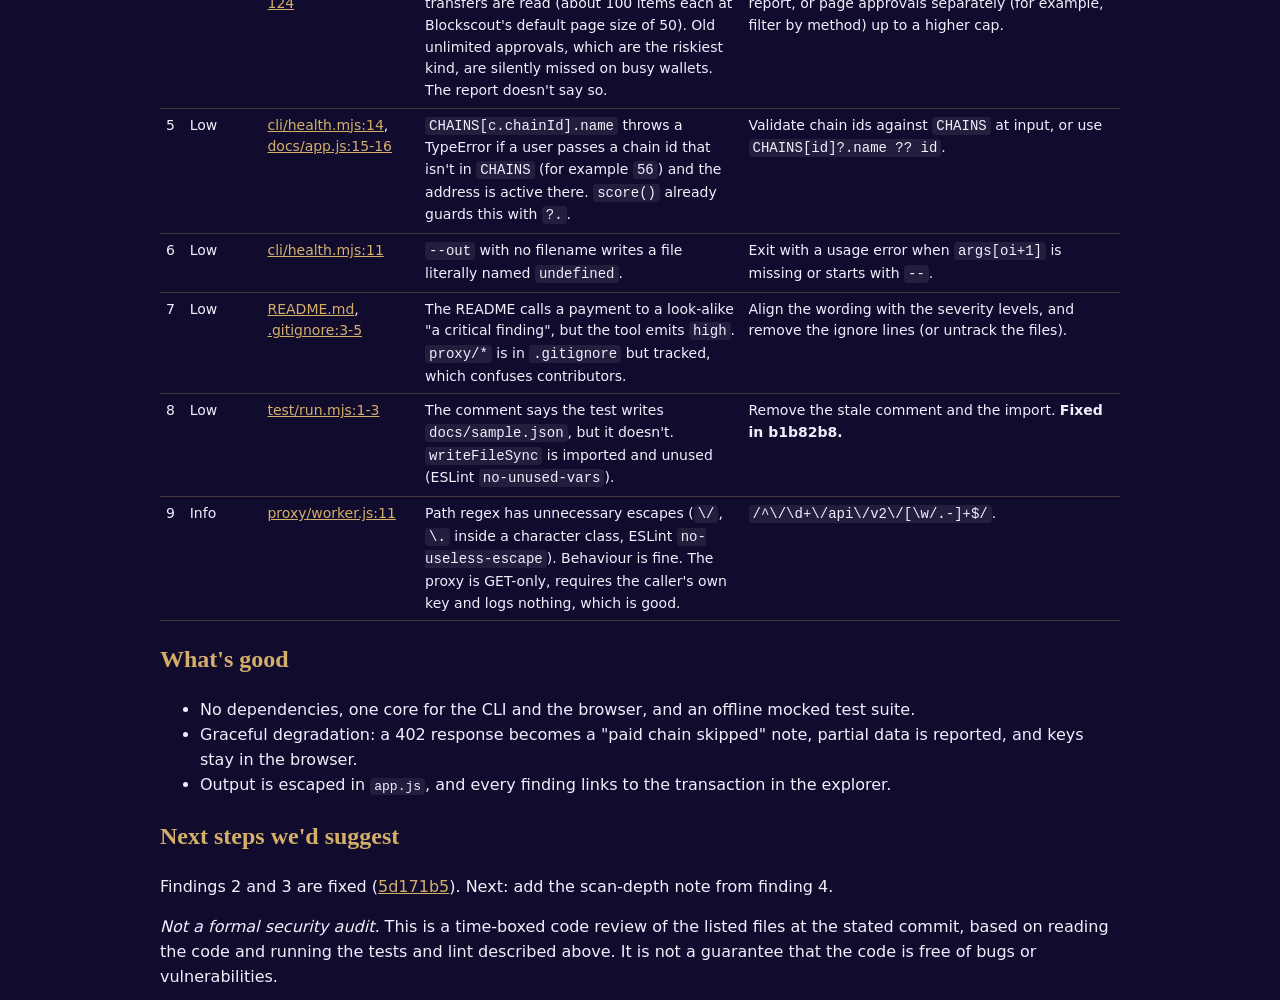
<file: software/code-review.html>
<!doctype html><html lang="en"><head><meta charset="utf-8"><meta name="viewport" content="width=device-width,initial-scale=1">
<title>Sample 1: Code review & bug hunt, Wallet Health Card | Astra Trading Co.</title><link rel="icon" href="../favicon.png"><style>body{font-family:system-ui,sans-serif;max-width:960px;margin:auto;padding:24px;line-height:1.55;background:#110b2e;color:#f3eefc}
a{color:#d4af6a}h1,h2{color:#d4af6a;font-family:Georgia,serif}table{border-collapse:collapse;width:100%;font-size:14px;margin:12px 0}
td,th{border-bottom:1px solid rgba(212,175,106,.28);padding:6px;text-align:left;vertical-align:top}code{background:rgba(255,255,255,.08);padding:1px 4px;border-radius:4px}
pre{background:rgba(255,255,255,.06);padding:12px;border-radius:8px;overflow:auto}pre code{background:none}.top{margin-bottom:12px}</style></head><body>
<div class="top"><a href="../">← Astra Trading Co.</a> · <a href="./">Software samples</a></div>
<h1>Sample 1: Code review &amp; bug hunt, Wallet Health Card</h1>
<p><strong>Service:</strong> Code review &amp; bug hunt, $25, 48h · <strong>Repo:</strong> <a href="https://github.com/astratc/wallet-health-card">astratc/wallet-health-card</a> at commit <a href="https://github.com/astratc/wallet-health-card/tree/d594b2236352b5475e69aa0ab0c2022c7f986da2"><code>d594b22</code></a> · <strong>Scope:</strong> <code>docs/core.js</code>, <code>docs/app.js</code>, <code>docs/index.html</code>, <code>cli/health.mjs</code>, <code>test/run.mjs</code>, <code>proxy/worker.js</code> (about 350 lines of JS/HTML) · <strong>Reviewed by:</strong> Astra Software (VP Software Kurisu Makise, QA Sai Nanami)</p>
<h2>Summary</h2>
<p>Wallet Health Card is a small, readable, zero-dependency scanner for risky token approvals, address poisoning and spam tokens. The structure is clean, with one shared core for the CLI and the browser. Concurrency, timeouts and 429 handling are thoughtful. We found <strong>1 high-severity logic bug</strong>: the tool can never report that you <em>paid</em> a poisoner, and in some cases it labels your real contact as the fake. We also found 3 medium accuracy issues and 5 low or hygiene items. The high finding was fixed and pushed with a regression test (see <a href="bug-fix.html">Sample 2</a>). Medium findings 2 and 3 were then fixed with regression tests in <a href="https://github.com/astratc/wallet-health-card/commit/5d171b59eddc3d5e1635ec2c9412e6c854c4dc20">5d171b5</a>.</p>
<h2>What we ran</h2>
<table>
<thead>
<tr>
<th>Check</th>
<th>Result</th>
</tr>
</thead>
<tbody><tr>
<td><code>node test/run.mjs</code> (Node 20.19)</td>
<td>pass: grade B, 74/100, 7 findings, 31 mock API calls</td>
</tr>
<tr>
<td><code>node --check</code> on all 5 JS files</td>
<td>pass</td>
</tr>
<tr>
<td>ESLint 9, <code>js.configs.recommended</code>, browser and node globals</td>
<td>3 errors: 1 unused import, 2 useless escapes (findings 8 and 9)</td>
</tr>
<tr>
<td>Targeted reproduction scripts (mocked Blockscout data)</td>
<td>confirmed findings 1, 2 and 3</td>
</tr>
<tr>
<td>Secret scan (API keys, private keys, emails)</td>
<td>clean</td>
</tr>
</tbody></table>
<h2>Findings</h2>
<table>
<thead>
<tr>
<th>#</th>
<th>Severity</th>
<th>File:line</th>
<th>Issue</th>
<th>Suggested fix</th>
</tr>
</thead>
<tbody><tr>
<td>1</td>
<td><strong>High</strong></td>
<td><a href="https://github.com/astratc/wallet-health-card/blob/d594b2236352b5475e69aa0ab0c2022c7f986da2/docs/core.js#L65-L70">docs/core.js:65-70</a></td>
<td><code>detectPoisoning</code> adds <em>every</em> address you paid to the &quot;real contacts&quot; set, including a poisoner&#39;s look-alike once you&#39;ve paid it. Outgoing transfers to any address in that set are skipped (line 70), so <code>sentToFake</code> is never true, and the -30 &quot;Funds sent to look-alike&quot; finding can never fire. An inbound transfer from your genuine contact then matches the (now &quot;real&quot;) fake, and is reported with <code>fake</code> and <code>mimics</code> swapped. Reproduced: paying 25 USDC to a look-alike gave 0 high findings and 1 inverted finding.</td>
<td>Treat a paid address as genuine only if no look-alike of it was paid earlier. Look-alikes paid later are fakes. Also check native-coin sends. <strong>Fixed in <a href="https://github.com/astratc/wallet-health-card/commit/b1b82b818bbfc5ccfdc3fa5ca3b9dfcf9131a2a7">b1b82b8</a>.</strong></td>
</tr>
<tr>
<td>2</td>
<td>Medium</td>
<td><a href="https://github.com/astratc/wallet-health-card/blob/d594b2236352b5475e69aa0ab0c2022c7f986da2/docs/core.js#L99-L110">docs/core.js:99,109-110</a></td>
<td><code>enrichSpenders</code> looks up at most 15 unique spenders. For approvals to the 16th spender and beyond, <code>spenderVerified</code> defaults to false, so unlimited approvals to verified routers are scored as <strong>high</strong> &quot;unverified&quot; (-15 each). Reproduced with 16 approvals to verified spenders, which produced 1 false high.</td>
<td>Look up all spenders (the 3-request limiter already protects the API), or mark unenriched spenders as <code>unknown</code> and score them separately. <strong>Fixed in <a href="https://github.com/astratc/wallet-health-card/commit/5d171b59eddc3d5e1635ec2c9412e6c854c4dc20">5d171b5</a>:</strong> every spender is looked up, and a failed lookup is reported as &quot;could not be checked&quot; (medium), never &quot;unverified&quot;. Regression test included.</td>
</tr>
<tr>
<td>3</td>
<td>Medium</td>
<td><a href="https://github.com/astratc/wallet-health-card/blob/d594b2236352b5475e69aa0ab0c2022c7f986da2/docs/core.js#L85-L90">docs/core.js:85-90</a></td>
<td>ERC-721 <code>approve(to, tokenId)</code> is parsed as an ERC-20 allowance: the <code>tokenId</code> becomes the amount. <code>tokenId 0</code> is treated as a revocation and hidden, and a large <code>tokenId</code> is flagged UNLIMITED. The method regex is also unanchored at the end, so <code>approveAndCall</code> matches. Reproduced both.</td>
<td>Use <code>tokenType</code> (already fetched in <code>enrichSpenders</code>) to treat ERC-721 <code>approve</code> as a single-token approval, and match the method name exactly (strip the <code>(...)</code> signature, then compare against the three names) so <code>approveAndCall</code> no longer matches. <strong>Fixed in <a href="https://github.com/astratc/wallet-health-card/commit/5d171b59eddc3d5e1635ec2c9412e6c854c4dc20">5d171b5</a>:</strong> ERC-721 <code>approve</code> is a single-token approval keyed per token id (<code>approve(0x0, id)</code> clears it), <code>setApprovalForAll</code> is a collection-wide approval (<code>false</code> revokes it), and method names are matched exactly. Regression tests included.</td>
</tr>
<tr>
<td>4</td>
<td>Medium</td>
<td><a href="https://github.com/astratc/wallet-health-card/blob/d594b2236352b5475e69aa0ab0c2022c7f986da2/docs/core.js#L123-L124">docs/core.js:123-124</a></td>
<td>Only the first 2 pages of transactions and transfers are read (about 100 items each at Blockscout&#39;s default page size of 50). Old unlimited approvals, which are the riskiest kind, are silently missed on busy wallets. The report doesn&#39;t say so.</td>
<td>Add a &quot;scanned the last N transactions&quot; note to the report, or page approvals separately (for example, filter by method) up to a higher cap.</td>
</tr>
<tr>
<td>5</td>
<td>Low</td>
<td><a href="https://github.com/astratc/wallet-health-card/blob/d594b2236352b5475e69aa0ab0c2022c7f986da2/cli/health.mjs#L14">cli/health.mjs:14</a>, <a href="https://github.com/astratc/wallet-health-card/blob/d594b2236352b5475e69aa0ab0c2022c7f986da2/docs/app.js#L15-L16">docs/app.js:15-16</a></td>
<td><code>CHAINS[c.chainId].name</code> throws a TypeError if a user passes a chain id that isn&#39;t in <code>CHAINS</code> (for example <code>56</code>) and the address is active there. <code>score()</code> already guards this with <code>?.</code>.</td>
<td>Validate chain ids against <code>CHAINS</code> at input, or use <code>CHAINS[id]?.name ?? id</code>.</td>
</tr>
<tr>
<td>6</td>
<td>Low</td>
<td><a href="https://github.com/astratc/wallet-health-card/blob/d594b2236352b5475e69aa0ab0c2022c7f986da2/cli/health.mjs#L11">cli/health.mjs:11</a></td>
<td><code>--out</code> with no filename writes a file literally named <code>undefined</code>.</td>
<td>Exit with a usage error when <code>args[oi+1]</code> is missing or starts with <code>--</code>.</td>
</tr>
<tr>
<td>7</td>
<td>Low</td>
<td><a href="https://github.com/astratc/wallet-health-card/blob/d594b2236352b5475e69aa0ab0c2022c7f986da2/README.md">README.md</a>, <a href="https://github.com/astratc/wallet-health-card/blob/d594b2236352b5475e69aa0ab0c2022c7f986da2/.gitignore#L3-L5">.gitignore:3-5</a></td>
<td>The README calls a payment to a look-alike &quot;a critical finding&quot;, but the tool emits <code>high</code>. <code>proxy/*</code> is in <code>.gitignore</code> but tracked, which confuses contributors.</td>
<td>Align the wording with the severity levels, and remove the ignore lines (or untrack the files).</td>
</tr>
<tr>
<td>8</td>
<td>Low</td>
<td><a href="https://github.com/astratc/wallet-health-card/blob/d594b2236352b5475e69aa0ab0c2022c7f986da2/test/run.mjs#L1-L3">test/run.mjs:1-3</a></td>
<td>The comment says the test writes <code>docs/sample.json</code>, but it doesn&#39;t. <code>writeFileSync</code> is imported and unused (ESLint <code>no-unused-vars</code>).</td>
<td>Remove the stale comment and the import. <strong>Fixed in b1b82b8.</strong></td>
</tr>
<tr>
<td>9</td>
<td>Info</td>
<td><a href="https://github.com/astratc/wallet-health-card/blob/d594b2236352b5475e69aa0ab0c2022c7f986da2/proxy/worker.js#L11">proxy/worker.js:11</a></td>
<td>Path regex has unnecessary escapes (<code>\/</code>, <code>\.</code> inside a character class, ESLint <code>no-useless-escape</code>). Behaviour is fine. The proxy is GET-only, requires the caller&#39;s own key and logs nothing, which is good.</td>
<td><code>/^\/\d+\/api\/v2\/[\w/.-]+$/</code>.</td>
</tr>
</tbody></table>
<h2>What&#39;s good</h2>
<ul>
<li>No dependencies, one core for the CLI and the browser, and an offline mocked test suite.</li>
<li>Graceful degradation: a 402 response becomes a &quot;paid chain skipped&quot; note, partial data is reported, and keys stay in the browser.</li>
<li>Output is escaped in <code>app.js</code>, and every finding links to the transaction in the explorer.</li>
</ul>
<h2>Next steps we&#39;d suggest</h2>
<p>Findings 2 and 3 are fixed (<a href="https://github.com/astratc/wallet-health-card/commit/5d171b59eddc3d5e1635ec2c9412e6c854c4dc20">5d171b5</a>). Next: add the scan-depth note from finding 4.</p>
<p><em>Not a formal security audit.</em> This is a time-boxed code review of the listed files at the stated commit, based on reading the code and running the tests and lint described above. It is not a guarantee that the code is free of bugs or vulnerabilities.</p>
</body></html>
</file>
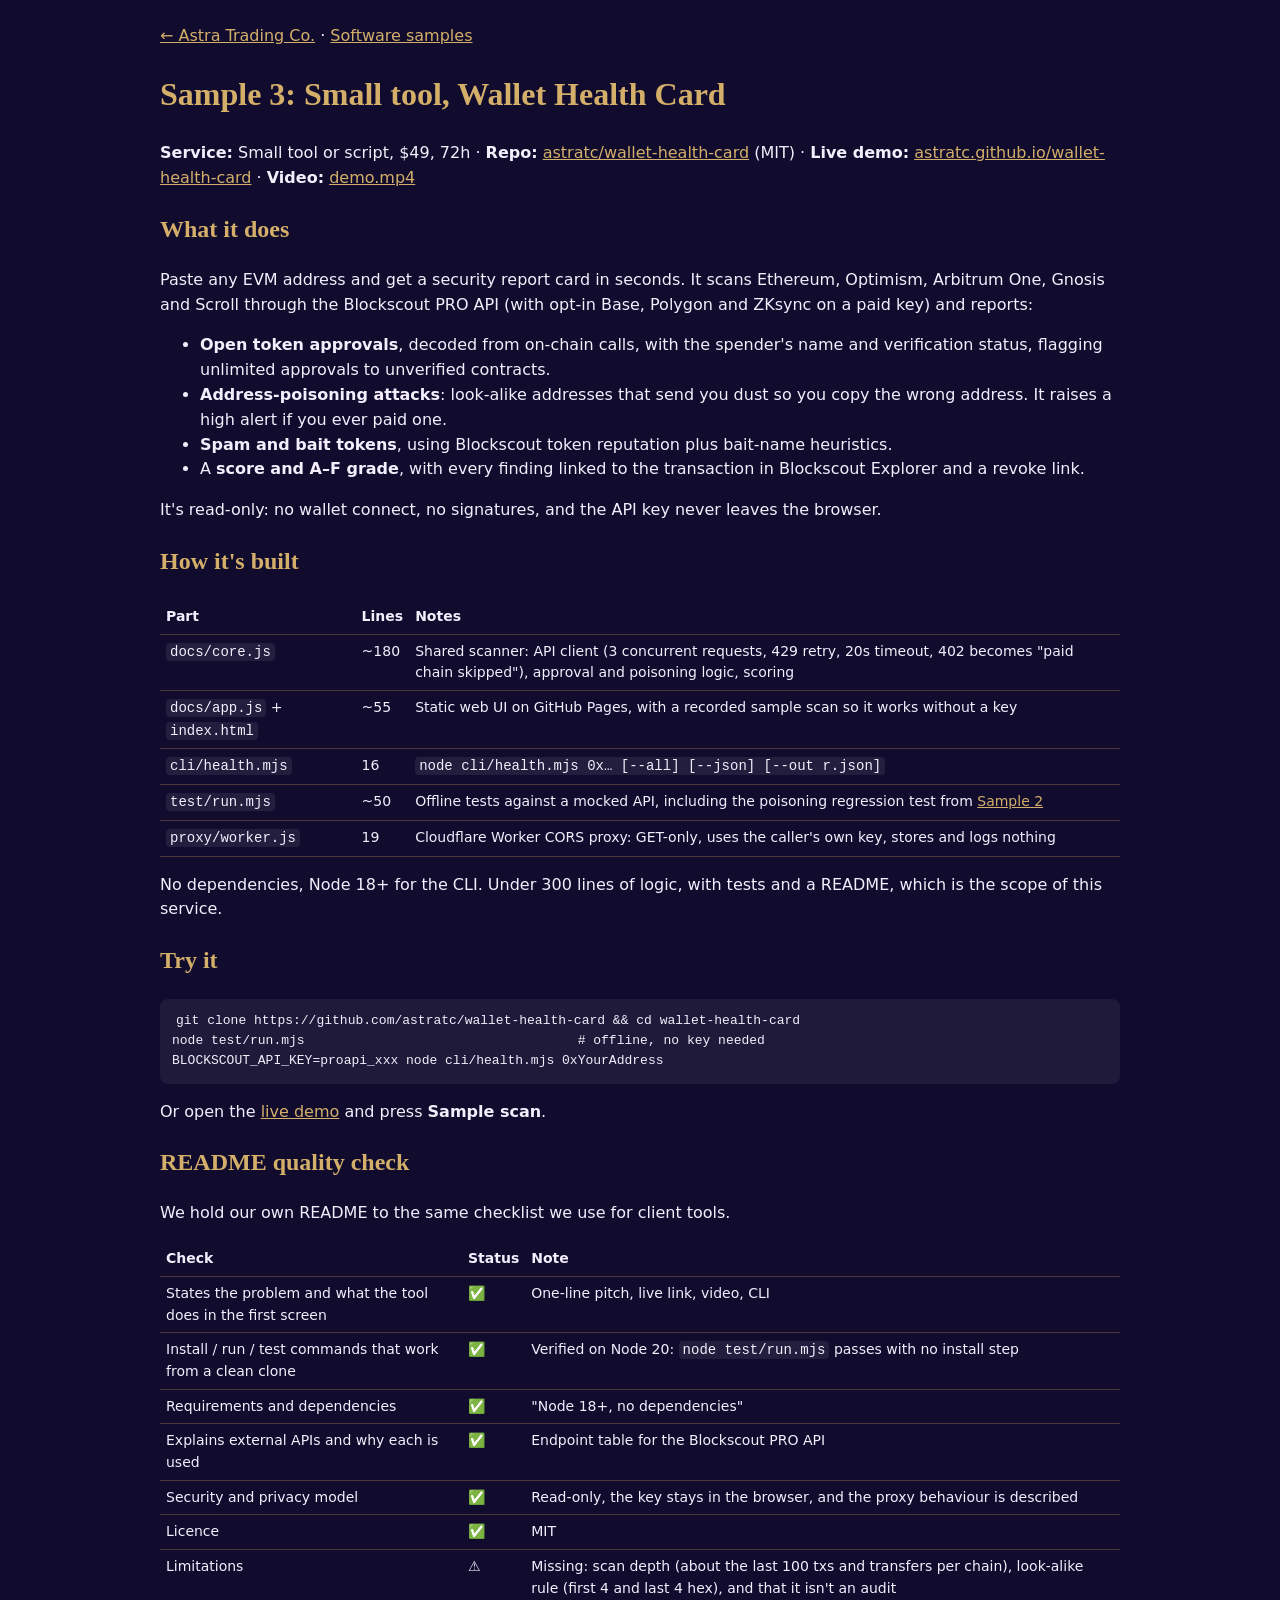
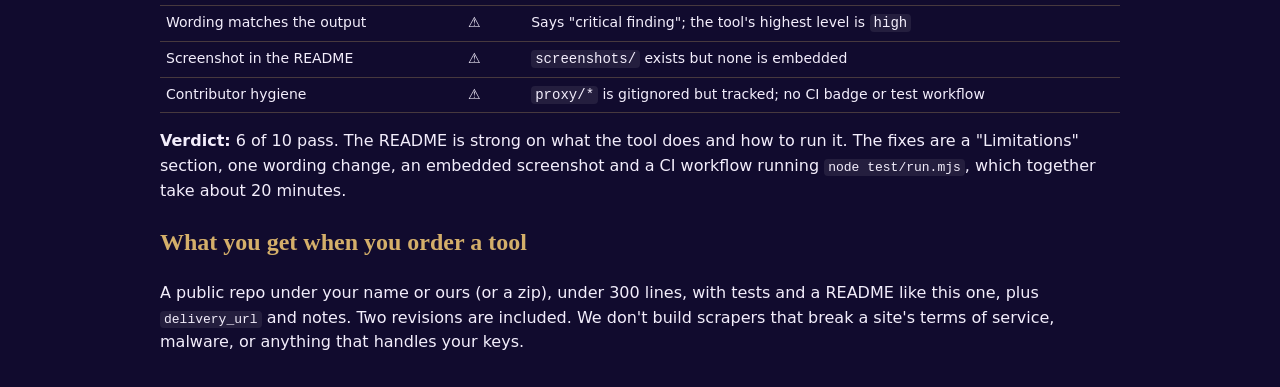
<file: software/small-tool.html>
<!doctype html><html lang="en"><head><meta charset="utf-8"><meta name="viewport" content="width=device-width,initial-scale=1">
<title>Sample 3: Small tool, Wallet Health Card | Astra Trading Co.</title><link rel="icon" href="../favicon.png"><style>body{font-family:system-ui,sans-serif;max-width:960px;margin:auto;padding:24px;line-height:1.55;background:#110b2e;color:#f3eefc}
a{color:#d4af6a}h1,h2{color:#d4af6a;font-family:Georgia,serif}table{border-collapse:collapse;width:100%;font-size:14px;margin:12px 0}
td,th{border-bottom:1px solid rgba(212,175,106,.28);padding:6px;text-align:left;vertical-align:top}code{background:rgba(255,255,255,.08);padding:1px 4px;border-radius:4px}
pre{background:rgba(255,255,255,.06);padding:12px;border-radius:8px;overflow:auto}pre code{background:none}.top{margin-bottom:12px}</style></head><body>
<div class="top"><a href="../">← Astra Trading Co.</a> · <a href="./">Software samples</a></div>
<h1>Sample 3: Small tool, Wallet Health Card</h1>
<p><strong>Service:</strong> Small tool or script, $49, 72h · <strong>Repo:</strong> <a href="https://github.com/astratc/wallet-health-card">astratc/wallet-health-card</a> (MIT) · <strong>Live demo:</strong> <a href="https://astratc.github.io/wallet-health-card/">astratc.github.io/wallet-health-card</a> · <strong>Video:</strong> <a href="https://astratc.github.io/wallet-health-card/demo.mp4">demo.mp4</a></p>
<h2>What it does</h2>
<p>Paste any EVM address and get a security report card in seconds. It scans Ethereum, Optimism, Arbitrum One, Gnosis and Scroll through the Blockscout PRO API (with opt-in Base, Polygon and ZKsync on a paid key) and reports:</p>
<ul>
<li><strong>Open token approvals</strong>, decoded from on-chain calls, with the spender&#39;s name and verification status, flagging unlimited approvals to unverified contracts.</li>
<li><strong>Address-poisoning attacks</strong>: look-alike addresses that send you dust so you copy the wrong address. It raises a high alert if you ever paid one.</li>
<li><strong>Spam and bait tokens</strong>, using Blockscout token reputation plus bait-name heuristics.</li>
<li>A <strong>score and A–F grade</strong>, with every finding linked to the transaction in Blockscout Explorer and a revoke link.</li>
</ul>
<p>It&#39;s read-only: no wallet connect, no signatures, and the API key never leaves the browser.</p>
<h2>How it&#39;s built</h2>
<table>
<thead>
<tr>
<th>Part</th>
<th>Lines</th>
<th>Notes</th>
</tr>
</thead>
<tbody><tr>
<td><code>docs/core.js</code></td>
<td>~180</td>
<td>Shared scanner: API client (3 concurrent requests, 429 retry, 20s timeout, 402 becomes &quot;paid chain skipped&quot;), approval and poisoning logic, scoring</td>
</tr>
<tr>
<td><code>docs/app.js</code> + <code>index.html</code></td>
<td>~55</td>
<td>Static web UI on GitHub Pages, with a recorded sample scan so it works without a key</td>
</tr>
<tr>
<td><code>cli/health.mjs</code></td>
<td>16</td>
<td><code>node cli/health.mjs 0x… [--all] [--json] [--out r.json]</code></td>
</tr>
<tr>
<td><code>test/run.mjs</code></td>
<td>~50</td>
<td>Offline tests against a mocked API, including the poisoning regression test from <a href="bug-fix.html">Sample 2</a></td>
</tr>
<tr>
<td><code>proxy/worker.js</code></td>
<td>19</td>
<td>Cloudflare Worker CORS proxy: GET-only, uses the caller&#39;s own key, stores and logs nothing</td>
</tr>
</tbody></table>
<p>No dependencies, Node 18+ for the CLI. Under 300 lines of logic, with tests and a README, which is the scope of this service.</p>
<h2>Try it</h2>
<pre><code>git clone https://github.com/astratc/wallet-health-card &amp;&amp; cd wallet-health-card
node test/run.mjs                                   # offline, no key needed
BLOCKSCOUT_API_KEY=proapi_xxx node cli/health.mjs 0xYourAddress
</code></pre>
<p>Or open the <a href="https://astratc.github.io/wallet-health-card/">live demo</a> and press <strong>Sample scan</strong>.</p>
<h2>README quality check</h2>
<p>We hold our own README to the same checklist we use for client tools.</p>
<table>
<thead>
<tr>
<th>Check</th>
<th>Status</th>
<th>Note</th>
</tr>
</thead>
<tbody><tr>
<td>States the problem and what the tool does in the first screen</td>
<td>✅</td>
<td>One-line pitch, live link, video, CLI</td>
</tr>
<tr>
<td>Install / run / test commands that work from a clean clone</td>
<td>✅</td>
<td>Verified on Node 20: <code>node test/run.mjs</code> passes with no install step</td>
</tr>
<tr>
<td>Requirements and dependencies</td>
<td>✅</td>
<td>&quot;Node 18+, no dependencies&quot;</td>
</tr>
<tr>
<td>Explains external APIs and why each is used</td>
<td>✅</td>
<td>Endpoint table for the Blockscout PRO API</td>
</tr>
<tr>
<td>Security and privacy model</td>
<td>✅</td>
<td>Read-only, the key stays in the browser, and the proxy behaviour is described</td>
</tr>
<tr>
<td>Licence</td>
<td>✅</td>
<td>MIT</td>
</tr>
<tr>
<td>Limitations</td>
<td>⚠️</td>
<td>Missing: scan depth (about the last 100 txs and transfers per chain), look-alike rule (first 4 and last 4 hex), and that it isn&#39;t an audit</td>
</tr>
<tr>
<td>Wording matches the output</td>
<td>⚠️</td>
<td>Says &quot;critical finding&quot;; the tool&#39;s highest level is <code>high</code></td>
</tr>
<tr>
<td>Screenshot in the README</td>
<td>⚠️</td>
<td><code>screenshots/</code> exists but none is embedded</td>
</tr>
<tr>
<td>Contributor hygiene</td>
<td>⚠️</td>
<td><code>proxy/*</code> is gitignored but tracked; no CI badge or test workflow</td>
</tr>
</tbody></table>
<p><strong>Verdict:</strong> 6 of 10 pass. The README is strong on what the tool does and how to run it. The fixes are a &quot;Limitations&quot; section, one wording change, an embedded screenshot and a CI workflow running <code>node test/run.mjs</code>, which together take about 20 minutes.</p>
<h2>What you get when you order a tool</h2>
<p>A public repo under your name or ours (or a zip), under 300 lines, with tests and a README like this one, plus <code>delivery_url</code> and notes. Two revisions are included. We don&#39;t build scrapers that break a site&#39;s terms of service, malware, or anything that handles your keys.</p>
</body></html>
</file>
<file: css/brand.css>
:root{--night:#1a1240;--deep:#110b2e;--burg:#6b1530;--gold:#d4af6a;--text:#fff;--muted:#cfc6e8}
*{box-sizing:border-box}html{scroll-behavior:smooth}body{margin:0;font-family:Inter,system-ui,sans-serif;color:var(--text);background:radial-gradient(1200px 600px at 80% -10%,#3a1a5e 0,transparent 60%),linear-gradient(180deg,var(--night),var(--deep) 60%,#2a0c1d);line-height:1.6}
a{color:var(--gold)}h1,h2,h3{font-family:Cinzel,Georgia,serif;letter-spacing:.02em;margin:0 0 .4em}
.nav{position:sticky;top:0;z-index:10;display:flex;justify-content:space-between;align-items:center;padding:12px 5vw;background:rgba(17,11,46,.82);backdrop-filter:blur(8px);border-bottom:1px solid rgba(212,175,106,.25)}
.brand{display:flex;align-items:center;gap:10px;text-decoration:none;color:var(--text);font-family:Cinzel,serif;font-weight:700}.brand img{height:36px}
.nav nav{display:flex;gap:18px;align-items:center;flex-wrap:wrap}.nav nav a{color:var(--muted);text-decoration:none;font-size:15px}.nav nav a:hover{color:var(--gold)}
.btn{display:inline-block;padding:12px 22px;border-radius:999px;background:linear-gradient(135deg,var(--gold),#b8904a);color:#1a1240!important;font-weight:600;text-decoration:none;border:1px solid var(--gold)}
.btn.ghost{background:transparent;color:var(--gold)!important}.btn.sm{padding:6px 14px}
.hero{position:relative;min-height:78vh;display:flex;align-items:center;overflow:hidden}
.hero-bg{position:absolute;inset:0;background-size:cover;background-position:right center;opacity:.55}
.hero:after{content:"";position:absolute;inset:0;background:linear-gradient(90deg,var(--night) 30%,rgba(26,18,64,.4) 70%,transparent),linear-gradient(0deg,var(--night),transparent 40%)}
.hero-in{position:relative;z-index:1;max-width:680px;padding:60px 5vw}.crest{height:110px;filter:drop-shadow(0 0 24px rgba(212,175,106,.45))}
.eyebrow{color:var(--gold);letter-spacing:.12em;text-transform:uppercase;font-size:13px}h1{font-size:clamp(40px,6vw,72px);line-height:1.05}
.lead{font-size:clamp(18px,2vw,22px);color:#efe9ff}.cta{display:flex;gap:12px;flex-wrap:wrap;margin-top:24px}
.wrap{max-width:1120px;margin:0 auto;padding:72px 5vw}h2{font-size:clamp(28px,3.4vw,40px);color:var(--gold)}.sub{color:var(--muted)}.small{font-size:14px}
.grid{display:grid;gap:18px;grid-template-columns:repeat(auto-fit,minmax(230px,1fr))}.grid.two{grid-template-columns:repeat(auto-fit,minmax(320px,1fr))}
.card{display:block;background:linear-gradient(160deg,rgba(255,255,255,.06),rgba(107,21,48,.18));border:1px solid rgba(212,175,106,.22);border-radius:16px;padding:22px;color:var(--text);text-decoration:none;transition:.2s}
.card p{color:var(--muted);margin:0}a.card:hover{transform:translateY(-3px);border-color:var(--gold);box-shadow:0 10px 30px rgba(107,21,48,.45)}
.price{display:inline-block;font-family:Cinzel,serif;font-size:28px;color:var(--gold);margin-bottom:6px}.more{display:inline-block;margin-top:12px;color:var(--gold);font-weight:600}
.about{display:grid;grid-template-columns:260px 1fr;gap:40px;align-items:center}.about img{width:100%;border-radius:50%;border:3px solid var(--gold);box-shadow:0 0 40px rgba(107,21,48,.7)}.about p{color:var(--muted)}
.contact{text-align:center}.links{display:flex;gap:12px;justify-content:center;flex-wrap:wrap;margin-top:20px}
footer{text-align:center;padding:30px;color:var(--muted);border-top:1px solid rgba(212,175,106,.2);font-size:14px}footer img{height:22px;vertical-align:middle}
@media(max-width:720px){.nav nav a:not(.btn){display:none}.about{grid-template-columns:1fr;text-align:center}.about img{max-width:200px;margin:auto}.hero{min-height:auto}.hero-bg{opacity:.3}}
</file>
<file: css/style.css>
:root{--b:#6b1424;--bd:#3e0a14;--b2:#8f2235;--s:#b9bdc3;--s2:#e4e6e9;--bg:#faf8f4;--card:#fff;--ink:#1c1819;--mute:#5d5759;--line:#e7e1d8;--serif:"Cormorant Garamond",Georgia,serif;--sans:Inter,system-ui,-apple-system,"Segoe UI",sans-serif;--r:14px}
*{box-sizing:border-box}html{scroll-behavior:smooth;-webkit-text-size-adjust:100%}body{margin:0;font:16.5px/1.65 var(--sans);color:var(--ink);background:var(--bg);overflow-x:hidden}
img,svg{max-width:100%;display:block}h1,h2,h3{font-family:var(--serif);font-weight:600;line-height:1.1;margin:0 0 .5em;letter-spacing:-.01em}
h2{font-size:clamp(2rem,4vw,3rem);color:var(--bd)}h3{font-size:1.3rem}a{color:var(--b2)}
.wrap{max-width:1200px;margin:0 auto;padding-inline:clamp(1.1rem,4vw,2.5rem)}.section{padding-block:clamp(4rem,9vw,7.5rem)}
.skip{position:absolute;left:-999px}.skip:focus{left:1rem;top:1rem;background:#fff;padding:.6rem 1rem;z-index:99}
:focus-visible{outline:3px solid #c9a0a8;outline-offset:3px}
.kicker{font-size:.78rem;letter-spacing:.2em;text-transform:uppercase;color:var(--b2);font-weight:600;margin:0 0 1rem;display:flex;align-items:center;gap:.7rem}.kicker::before{content:"";width:28px;height:1px;background:currentColor}.kicker.light{color:var(--s)}
.sub{color:var(--mute);margin-top:-.5rem}
.btn{display:inline-flex;align-items:center;justify-content:center;min-height:48px;padding:.75rem 1.5rem;border-radius:999px;background:var(--b);color:#fff;font:600 .95rem var(--sans);text-decoration:none;border:1.5px solid var(--b);cursor:pointer;transition:transform .2s,background .2s,box-shadow .2s}
.btn:hover{background:var(--bd);transform:translateY(-1px);box-shadow:0 8px 20px rgba(62,10,20,.25)}.btn-sm{min-height:44px;padding:.5rem 1.2rem;font-size:.88rem}
.btn-light{background:#fff;color:var(--bd);border-color:#fff}.btn-light:hover{background:var(--s2)}.btn-outline{background:transparent;border-color:rgba(255,255,255,.55);color:#fff}.btn-outline:hover{background:rgba(255,255,255,.1)}
.btn-outline-dark{background:#fff;color:var(--b);border-color:var(--b)}.btn-outline-dark:hover{background:#f6eef0}
.link-arrow{font-weight:600;text-decoration:none;color:var(--b2);display:inline-flex;align-items:center;gap:.4rem;min-height:44px}.link-arrow::after{content:"→";transition:transform .2s}a:hover .link-arrow::after,.link-arrow:hover::after{transform:translateX(4px)}
.site-header{position:sticky;top:0;z-index:50;background:rgba(250,248,244,.88);backdrop-filter:saturate(1.4) blur(10px);-webkit-backdrop-filter:blur(10px);border-bottom:1px solid transparent;transition:border-color .3s,box-shadow .3s}
.site-header.scrolled{border-color:var(--line);box-shadow:0 4px 24px rgba(0,0,0,.05)}.hdr{display:flex;align-items:center;justify-content:space-between;gap:1rem;height:68px}
.brand{display:flex;align-items:center;gap:.6rem;text-decoration:none;color:var(--bd);font:700 1.35rem var(--serif);white-space:nowrap}.brand em{font-style:normal;font-weight:500;color:var(--mute)}.brand img{border-radius:8px}
.desk-nav{display:flex;gap:2rem}.desk-nav a{color:var(--ink);text-decoration:none;font-size:.92rem;font-weight:500;position:relative;padding:.4rem 0}.desk-nav a::after{content:"";position:absolute;left:0;right:100%;bottom:0;height:1.5px;background:var(--b);transition:right .25s}.desk-nav a:hover::after{right:0}
.hero{position:relative;overflow:hidden;color:#efe8e3;background:radial-gradient(ellipse at 85% 10%,rgba(200,204,210,.28),transparent 50%),radial-gradient(ellipse at 10% 100%,rgba(143,34,53,.55),transparent 55%),linear-gradient(140deg,#2a060d 0%,#5a0f1c 50%,#2c070f 100%)}
.hero-bg{position:absolute;inset:0}.hero-bg svg{width:100%;height:100%}
.hero-in{position:relative;display:grid;grid-template-columns:1.25fr .85fr;gap:3rem;align-items:center;padding-block:clamp(4rem,9vw,7.5rem)}
.eyebrow{font-size:.78rem;letter-spacing:.22em;text-transform:uppercase;color:var(--s);margin:0 0 1.2rem}
.hero h1{font-size:clamp(2.6rem,6.2vw,5rem);color:#fff;font-weight:600}.hero h1 em{color:#d9dce0;font-style:italic}
.lead{font-size:clamp(1.05rem,1.6vw,1.2rem);max-width:38em;color:#e6dcd8}.lead.dark{color:var(--mute);margin-top:0}
.ctas{display:flex;flex-wrap:wrap;gap:.8rem;margin:2rem 0 1.6rem}.hero-points{list-style:none;padding:0;margin:0;display:flex;flex-wrap:wrap;gap:.5rem 1.6rem;font-size:.88rem;color:var(--s)}.hero-points li::before{content:"◆";font-size:.55rem;margin-right:.5rem;color:#d2a3ab;vertical-align:middle}
.hero-crest{justify-self:center;padding:14px;border-radius:24px;background:linear-gradient(145deg,rgba(255,255,255,.35),rgba(255,255,255,.05));box-shadow:0 30px 80px rgba(0,0,0,.45)}.hero-crest img{border-radius:14px;width:min(380px,100%);height:auto}
.caps{margin-top:-3rem;position:relative;z-index:2}.caps-grid{display:grid;grid-template-columns:repeat(4,1fr);background:var(--card);border-radius:var(--r);box-shadow:0 20px 50px rgba(30,10,15,.1);overflow:hidden}
.cap{padding:2rem 1.6rem;border-right:1px solid var(--line)}.cap:last-child{border:0}.cap h3{font-size:1.25rem;color:var(--bd)}.cap p{font-size:.92rem;color:var(--mute);margin:0}.num{font:600 .8rem var(--sans);color:var(--b2);letter-spacing:.1em;display:block;margin-bottom:.8rem}
.split{display:grid;grid-template-columns:1fr 1.2fr;gap:3rem;align-items:start}
.team{display:grid;grid-template-columns:repeat(4,1fr);gap:1px;background:var(--line);border:1px solid var(--line);border-radius:var(--r);overflow:hidden;margin-top:3.5rem}
.member{background:var(--card);padding:1.6rem;display:flex;flex-direction:column;gap:1rem}.member h3{font-size:1.15rem;margin:0 0 .3rem;color:var(--bd)}.member p{margin:0;font-size:.9rem;color:var(--mute)}
.badge{width:52px;height:52px;border-radius:50%;display:grid;place-items:center;background:linear-gradient(140deg,var(--b2),var(--bd));color:#fff;font:600 .72rem var(--sans);letter-spacing:.06em;box-shadow:0 0 0 3px #fff,0 0 0 4px var(--s)}
.tint{background:#f3eee7;border-block:1px solid var(--line)}
.tabs{display:flex;flex-wrap:wrap;gap:.5rem;margin:2rem 0}.tabs button{min-height:44px;padding:.5rem 1.1rem;border-radius:999px;border:1px solid #d6cfc5;background:#fff;font:500 .88rem var(--sans);color:var(--ink);cursor:pointer;transition:.2s}
.tabs button:hover{border-color:var(--b)}.tabs button[aria-selected=true]{background:var(--b);border-color:var(--b);color:#fff}
.price-grid{display:grid;grid-template-columns:repeat(3,1fr);gap:1.1rem}
.price-card{background:var(--card);border:1px solid var(--line);border-radius:var(--r);padding:1.6rem;display:flex;flex-direction:column;transition:transform .25s,box-shadow .25s,border-color .25s}
.price-card:hover{transform:translateY(-3px);box-shadow:0 14px 34px rgba(62,10,20,.1);border-color:#d8c3c7}.price-card[hidden]{display:none}
.cat{font-size:.7rem;letter-spacing:.14em;text-transform:uppercase;color:#8a8387;font-weight:600}.price-card h3{margin:.6rem 0 .5rem;font-size:1.3rem;color:var(--bd)}.price-card p{font-size:.9rem;color:var(--mute);margin:0 0 1.2rem;flex:1}
.pc-foot{display:flex;justify-content:space-between;align-items:center;border-top:1px solid var(--line);padding-top:.9rem;gap:.5rem;flex-wrap:wrap}.amt{font:600 1.5rem var(--serif);color:var(--b)}.amt small{font:500 .72rem var(--sans);color:#8a8387;text-transform:uppercase;letter-spacing:.08em}
.work-grid{display:grid;grid-template-columns:repeat(3,1fr);gap:1.3rem;margin-top:2.5rem}
.work-card{background:var(--card);border:1px solid var(--line);border-radius:var(--r);overflow:hidden;text-decoration:none;color:var(--ink);display:flex;flex-direction:column;transition:transform .25s,box-shadow .25s}.work-card:hover{transform:translateY(-4px);box-shadow:0 18px 40px rgba(62,10,20,.12)}
.wc-art{height:150px;background:linear-gradient(135deg,var(--bd),var(--b2));position:relative}
.wc-art::after{content:"";position:absolute;inset:0;background:repeating-linear-gradient(90deg,rgba(255,255,255,.06) 0 1px,transparent 1px 32px),repeating-linear-gradient(0deg,rgba(255,255,255,.06) 0 1px,transparent 1px 32px)}
.wc-art.a0::before,.wc-art.a1::before,.wc-art.a2::before{content:"";position:absolute;left:8%;right:8%;bottom:22%;height:50%;border-bottom:2px solid #dfe2e6;border-left:2px solid rgba(223,226,230,.4);clip-path:polygon(0 100%,15% 70%,30% 80%,48% 45%,62% 55%,80% 20%,100% 0,100% 100%);background:linear-gradient(180deg,rgba(223,226,230,.45),transparent)}
.wc-art.a1{background:linear-gradient(135deg,#4a4d52,#8d9198)}.wc-art.a2{background:linear-gradient(135deg,#5a0f1c,#7e7f86)}
.wc-body{padding:1.4rem 1.5rem;display:flex;flex-direction:column;flex:1}.wc-body h3{font-size:1.25rem;margin:.5rem 0 1rem;color:var(--bd);flex:1}.more-link{margin-top:2rem}
.dark-band{background:linear-gradient(140deg,#2a060d,#4d0d18);color:#e8dfdb}.dark-band h2{color:#fff}
.steps{list-style:none;counter-reset:s;padding:0;margin:2rem 0 2.2rem;display:grid;gap:1.4rem}.steps li{counter-increment:s;display:grid;grid-template-columns:44px 1fr;column-gap:1rem}.steps li::before{content:counter(s);grid-row:span 2;width:44px;height:44px;border-radius:50%;border:1px solid var(--s);display:grid;place-items:center;font:600 1.1rem var(--serif);color:#fff}
.steps strong{color:#fff;font-weight:600}.steps span{color:#cfc4c0;font-size:.93rem}
.form{background:var(--card);color:var(--ink);border-radius:18px;padding:clamp(1.4rem,3vw,2.2rem);display:grid;gap:1rem;box-shadow:0 30px 70px rgba(0,0,0,.35)}.form h3{font-size:1.7rem;color:var(--bd);margin:0}
.row{display:grid;grid-template-columns:1fr 1fr;gap:1rem}label{display:grid;gap:.35rem;font-size:.82rem;font-weight:600;color:#3a3436}
input,select,textarea{font:400 1rem var(--sans);width:100%;min-height:48px;padding:.7rem .9rem;border:1px solid #d6cfc5;border-radius:10px;background:#fdfcfa;color:var(--ink);transition:border-color .2s,box-shadow .2s}
input:focus,select:focus,textarea:focus{outline:0;border-color:var(--b);box-shadow:0 0 0 3px rgba(107,20,36,.15)}textarea{resize:vertical}.err{color:#a1182e;font-size:.88rem;margin:0}.note{font-size:.8rem;color:#7a7376;margin:0}
.contact-grid{display:grid;grid-template-columns:repeat(5,1fr);gap:1rem;margin-top:2.2rem}.contact-grid a{display:flex;flex-direction:column;gap:.3rem;padding:1.3rem;border:1px solid var(--line);border-radius:var(--r);background:var(--card);text-decoration:none;color:var(--bd);font-weight:600;overflow-wrap:anywhere;transition:.2s}
.contact-grid a:hover{border-color:var(--b);transform:translateY(-2px)}.contact-grid span{font-size:.7rem;letter-spacing:.14em;text-transform:uppercase;color:#8a8387}
.foot{background:#1f0509;color:#bdb3b1;font-size:.85rem}.foot-in{display:flex;justify-content:space-between;align-items:center;gap:1rem;padding-block:2rem;flex-wrap:wrap}.foot .brand{color:#fff;font-size:1.15rem}.foot .brand em{color:var(--s)}.foot p{margin:0}
.mbar{display:none}
.reveal{opacity:0;transform:translateY(18px);transition:opacity .7s ease,transform .7s ease}.reveal.in{opacity:1;transform:none}
@media (prefers-reduced-motion:reduce){html{scroll-behavior:auto}.reveal{opacity:1;transform:none;transition:none}*{transition:none!important}}
@media (max-width:1100px){.desk-nav{gap:1.2rem}.price-grid,.work-grid{grid-template-columns:repeat(2,1fr)}.team{grid-template-columns:repeat(2,1fr)}.caps-grid{grid-template-columns:repeat(2,1fr)}.cap:nth-child(2){border-right:0}.cap:nth-child(-n+2){border-bottom:1px solid var(--line)}.contact-grid{grid-template-columns:repeat(3,1fr)}}
@media (max-width:900px){.desk-nav{display:none}.hero-in,.split{grid-template-columns:1fr}.hero-crest{justify-self:start;order:-1;padding:8px;border-radius:18px}.hero-crest img{width:130px}}
@media (max-width:640px){body{padding-bottom:76px;font-size:16px}.hdr{height:60px}.brand{font-size:1.15rem}.brand em{display:none}
.price-grid,.work-grid,.team,.caps-grid,.row{grid-template-columns:1fr}.cap{border-right:0!important;border-bottom:1px solid var(--line)}.cap:last-child{border-bottom:0}.caps{margin-top:-2rem}
.tabs{flex-wrap:nowrap;overflow-x:auto;margin-inline:calc(-1*clamp(1.1rem,4vw,2.5rem));padding-inline:clamp(1.1rem,4vw,2.5rem);scrollbar-width:none}.tabs::-webkit-scrollbar{display:none}.tabs button{flex:none}
.ctas .btn{flex:1 1 100%}.contact-grid{grid-template-columns:1fr}.hero h1{font-size:2.6rem}
.mbar{display:flex;gap:.6rem;position:fixed;left:0;right:0;bottom:0;z-index:60;padding:.7rem 1rem calc(.7rem + env(safe-area-inset-bottom));background:rgba(250,248,244,.96);backdrop-filter:blur(10px);border-top:1px solid var(--line);box-shadow:0 -6px 20px rgba(0,0,0,.06)}.btn-block{flex:1}}
.premium{background:linear-gradient(180deg,var(--bg),#f3eee7)}.small{font-size:.85rem;margin-top:1.5rem}
.tier-grid{display:grid;grid-template-columns:repeat(4,1fr);gap:1.1rem;margin-top:2.2rem;align-items:stretch}
.tier{position:relative;background:var(--card);border:1px solid var(--line);border-radius:18px;padding:1.8rem 1.5rem;display:flex;flex-direction:column;gap:.2rem;transition:transform .25s,box-shadow .25s}
.tier:hover{transform:translateY(-4px);box-shadow:0 20px 44px rgba(62,10,20,.12)}.tier h3{font-size:1.45rem;color:var(--bd);margin:0 0 .4rem}
.tier-price{margin:0 0 .8rem}.tier-price strong{font:600 2.1rem var(--serif);color:var(--b)}.tier-price span{font-size:.8rem;color:#8a8387;text-transform:uppercase;letter-spacing:.08em}
.tier p{font-size:.92rem;color:var(--mute)}.tier ul{list-style:none;padding:0;margin:.4rem 0 1.4rem;display:grid;gap:.5rem;font-size:.9rem;flex:1}.tier li{padding-left:1.4rem;position:relative}.tier li::before{content:"✓";position:absolute;left:0;color:var(--b2);font-weight:700}
.tier.featured{background:linear-gradient(160deg,#4d0d18,#2a060d);border-color:transparent;color:#eadfdb;box-shadow:0 24px 60px rgba(62,10,20,.3)}.tier.featured h3,.tier.featured .tier-price strong{color:#fff}.tier.featured p{color:#d6cbc7}.tier.featured li::before{color:var(--s)}
.tier.featured .btn{background:#fff;color:var(--bd);border-color:#fff}.ribbon{position:absolute;top:-12px;left:1.5rem;background:var(--s);color:var(--bd);font:600 .7rem var(--sans);letter-spacing:.12em;text-transform:uppercase;padding:.3rem .7rem;border-radius:999px}
.pbadge{align-self:flex-start;background:var(--b);color:#fff;font:600 .65rem var(--sans);letter-spacing:.12em;text-transform:uppercase;padding:.25rem .6rem;border-radius:999px;margin-bottom:.5rem}.price-card.is-premium{border-color:#cfa9b0;box-shadow:inset 0 3px 0 var(--b)}
.btn-block{width:100%}
@media (max-width:1100px){.tier-grid{grid-template-columns:repeat(2,1fr)}}
@media (max-width:640px){.tier-grid{grid-template-columns:1fr;gap:1.4rem}}
</file>
